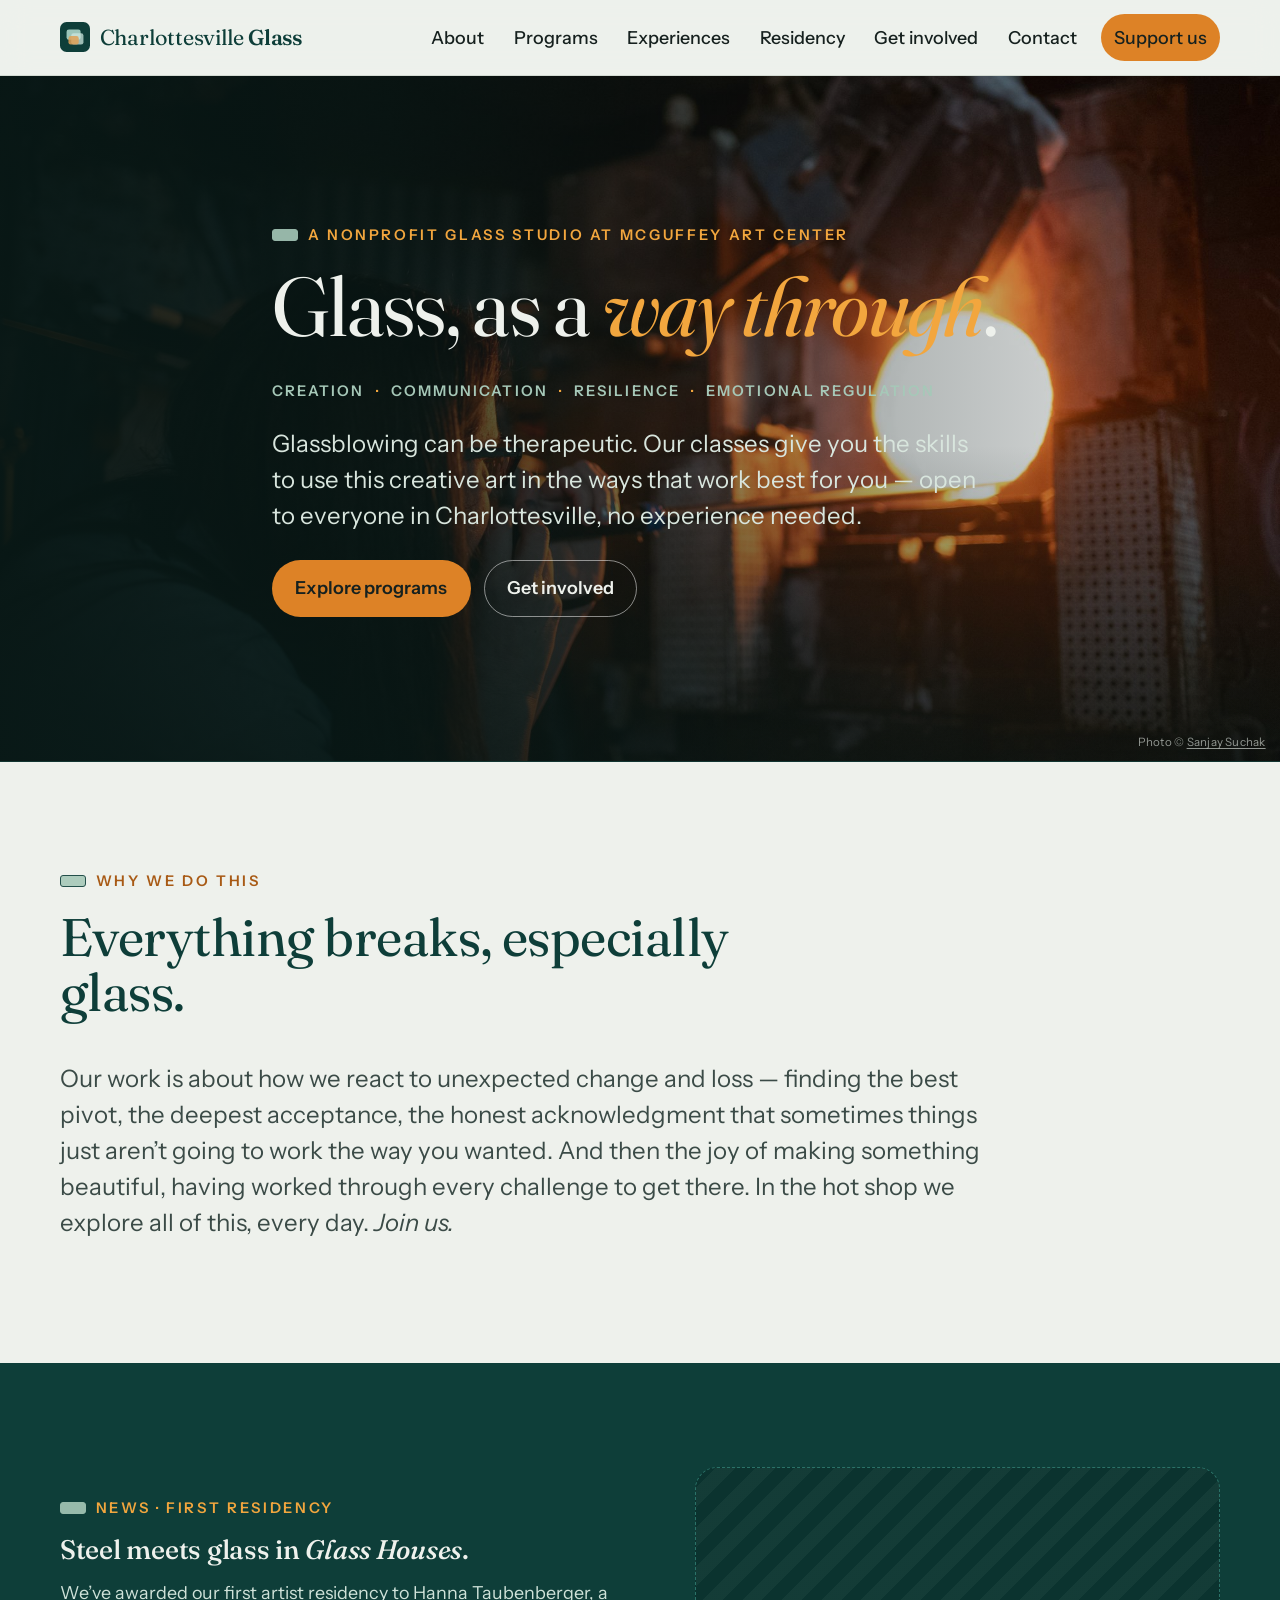
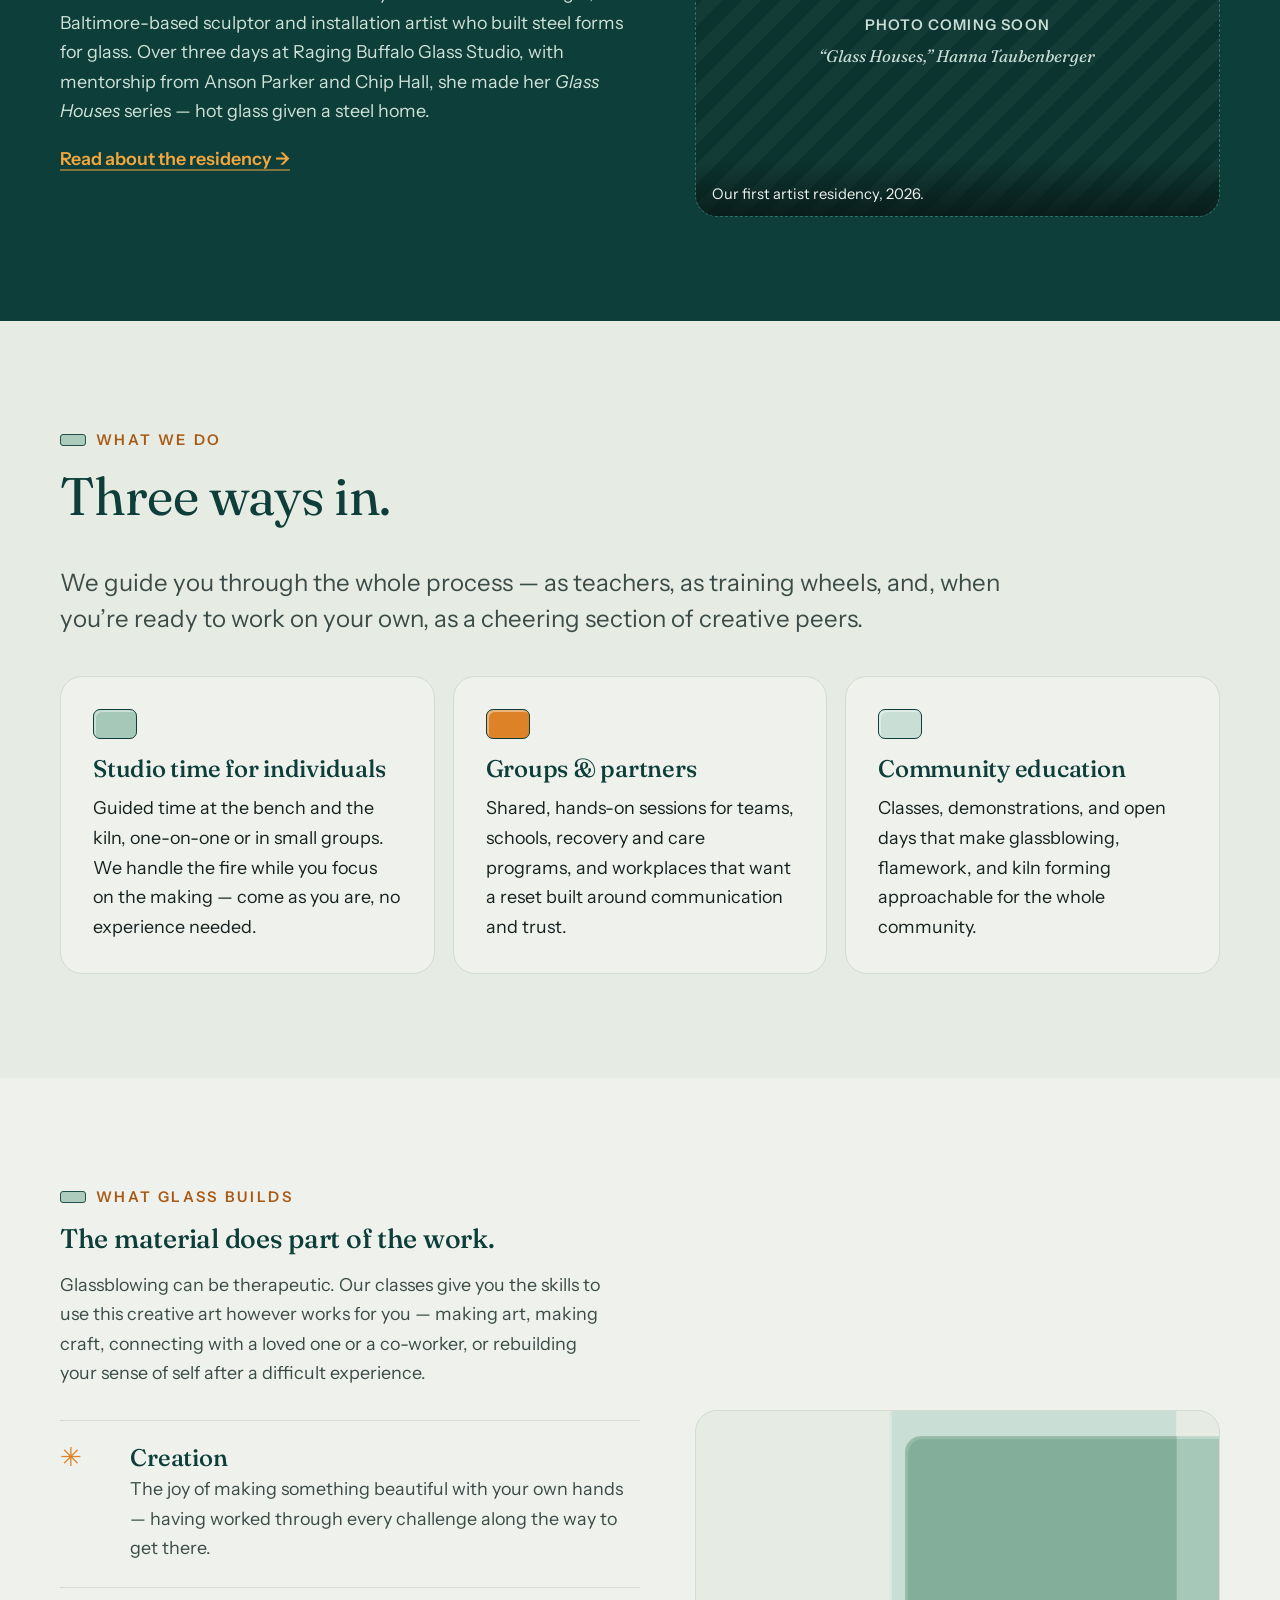
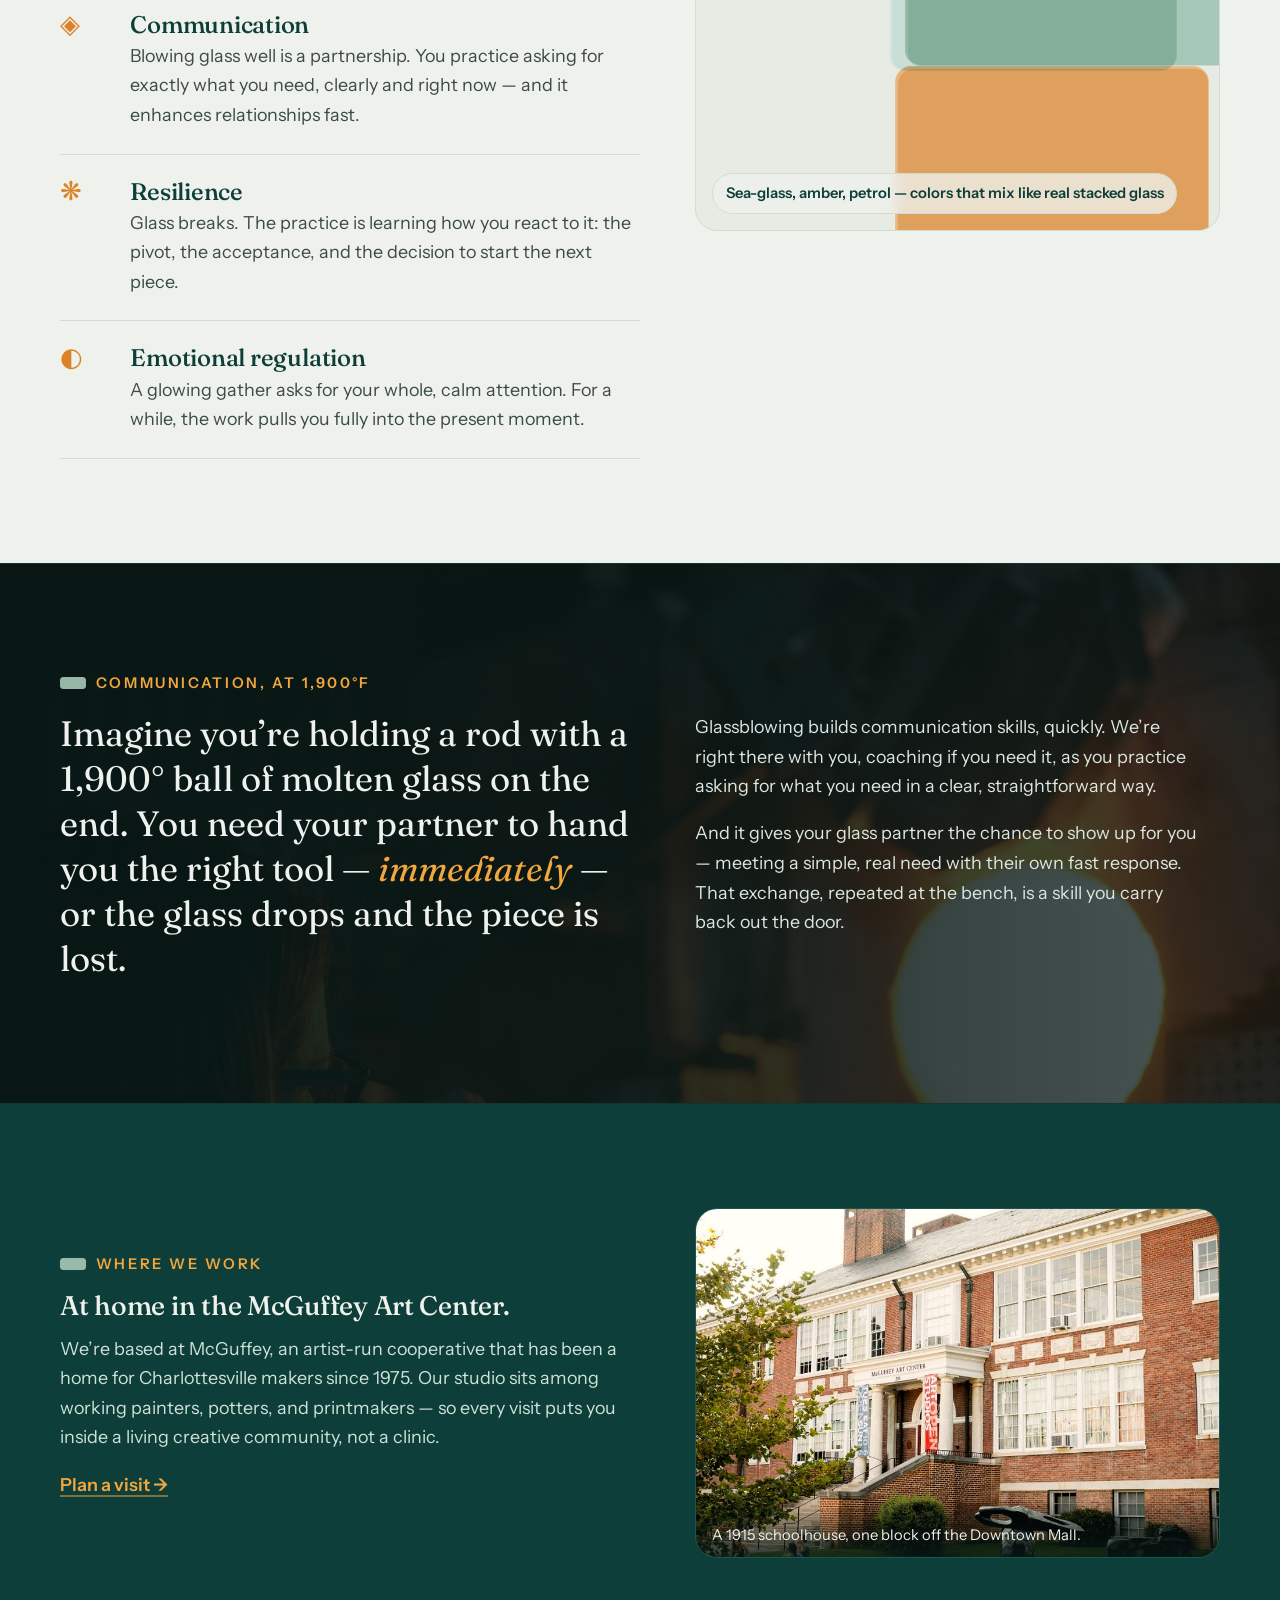
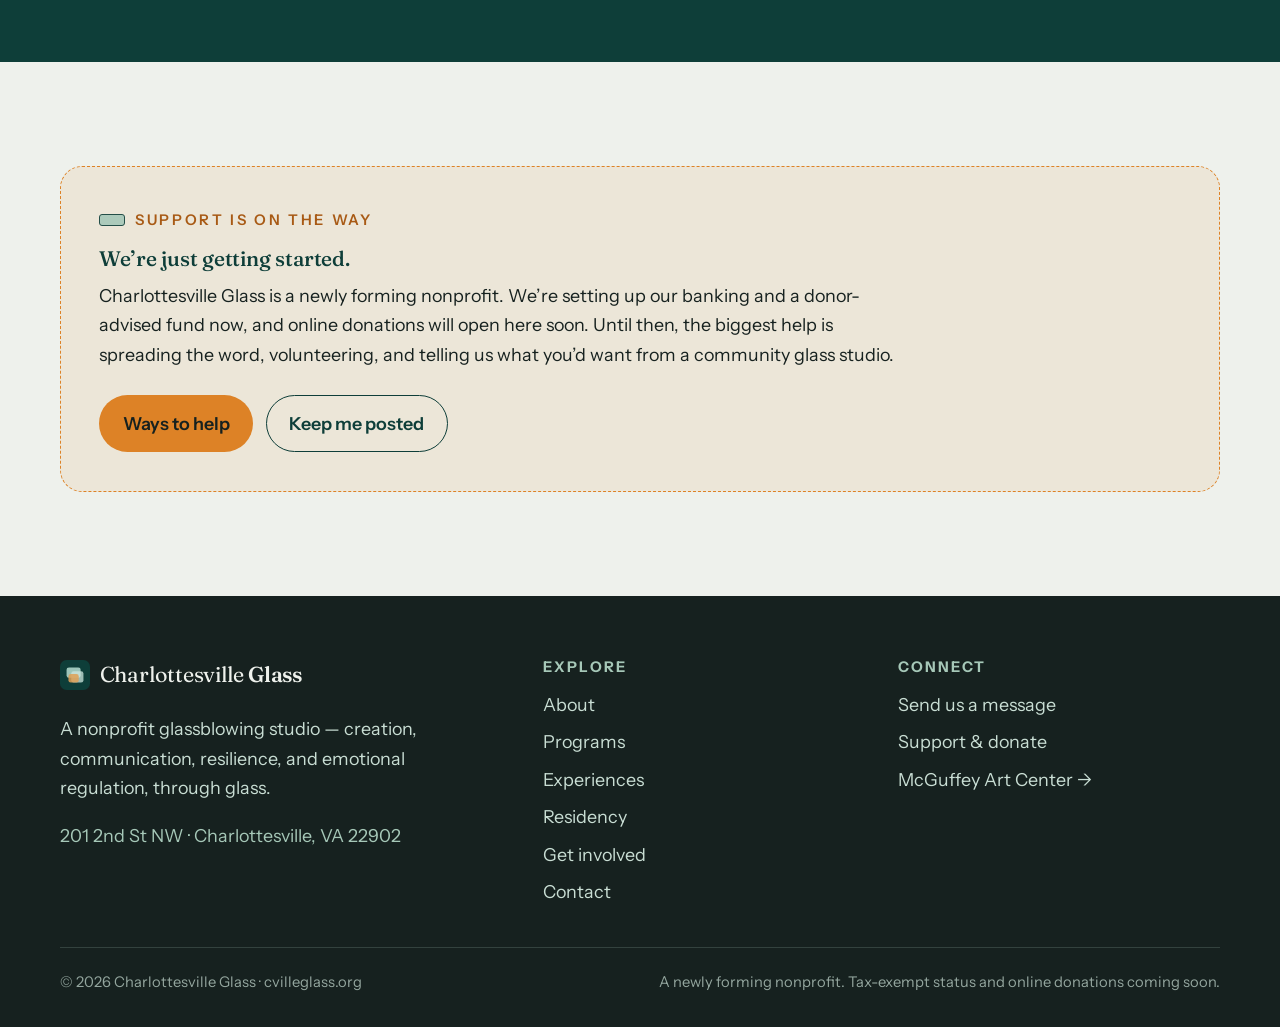
<file: public/index.html>
<!DOCTYPE html>
<html lang="en">
<head>
  <meta charset="UTF-8" />
  <meta name="viewport" content="width=device-width, initial-scale=1.0" />
  <script>document.documentElement.classList.add("js");</script>
  <title>Charlottesville Glass — creation, communication, resilience</title>
  <meta name="description" content="Charlottesville Glass is a nonprofit glassblowing studio at the McGuffey Art Center. Glassblowing can be therapeutic — our classes teach the skills to make art, build communication, and rebuild confidence. No experience needed." />
  <link rel="icon" href="assets/favicon.svg" type="image/svg+xml" />
  <link rel="canonical" href="https://cvilleglass.org/" />
  <meta property="og:type" content="website" />
  <meta property="og:title" content="Charlottesville Glass" />
  <meta property="og:description" content="A nonprofit glassblowing studio at the McGuffey Art Center. Creation, communication, resilience, emotional regulation — through glass." />
  <meta property="og:url" content="https://cvilleglass.org/" />
  <meta property="og:image" content="https://cvilleglass.org/assets/og-image.png" />
  <meta name="twitter:card" content="summary_large_image" />
  <link rel="preconnect" href="https://fonts.googleapis.com" />
  <link rel="preconnect" href="https://fonts.gstatic.com" crossorigin />
  <link href="https://fonts.googleapis.com/css2?family=Fraunces:ital,opsz,wght@0,9..144,400;0,9..144,500;1,9..144,400&family=Instrument+Sans:wght@400;500;600;700&display=swap" rel="stylesheet" />
  <link rel="stylesheet" href="assets/styles.css" />
</head>
<body>
  <a class="skip" href="#main">Skip to content</a>

  <header class="site-header">
    <nav class="wrap nav" aria-label="Primary">
      <a class="brand" href="index.html" aria-label="Charlottesville Glass — home">
        <svg class="brand-mark" viewBox="0 0 64 64" aria-hidden="true">
          <rect width="64" height="64" rx="14" fill="#0e3e39"/>
          <g style="mix-blend-mode:screen">
            <rect x="14" y="16" width="30" height="22" rx="5" fill="#a6c8b8" opacity="0.9"/>
            <rect x="24" y="24" width="26" height="24" rx="5" fill="#c9ded4" opacity="0.75"/>
            <rect x="18" y="30" width="22" height="18" rx="5" fill="#dd8226" opacity="0.85"/>
          </g>
        </svg>
        <span>Charlottesville&nbsp;<b>Glass</b></span>
      </a>
      <button class="nav-toggle" aria-expanded="false" aria-controls="nav-links">
        <svg viewBox="0 0 24 24" fill="none" stroke="currentColor" stroke-width="2" aria-hidden="true"><line x1="3" y1="6" x2="21" y2="6"/><line x1="3" y1="12" x2="21" y2="12"/><line x1="3" y1="18" x2="21" y2="18"/></svg>
        Menu
      </button>
      <ul class="nav-links" id="nav-links">
        <li><a href="about.html">About</a></li>
        <li><a href="programs.html">Programs</a></li>
        <li><a href="experiences.html">Experiences</a></li>
        <li><a href="residency/">Residency</a></li>
        <li><a href="get-involved.html">Get involved</a></li>
        <li><a href="contact.php">Contact</a></li>
        <li class="nav-cta"><a class="btn btn--amber" href="get-involved.html#support">Support us</a></li>
      </ul>
    </nav>
  </header>

  <main id="main">

    <!-- HERO -->
    <section class="hero">
      <div class="wrap hero-inner">
        <p class="eyebrow">A nonprofit glass studio at McGuffey Art Center</p>
        <h1>Glass, as a <em>way&nbsp;through</em>.</h1>
        <ul class="hero-themes">
          <li>Creation</li>
          <li>Communication</li>
          <li>Resilience</li>
          <li>Emotional regulation</li>
        </ul>
        <p class="lead">Glassblowing can be therapeutic. Our classes give you the skills to use this creative art in the ways that work best for you — open to everyone in Charlottesville, no experience needed.</p>
        <div class="btn-row">
          <a class="btn btn--amber" href="programs.html">Explore programs</a>
          <a class="btn btn--on-dark" href="get-involved.html">Get involved</a>
        </div>
      </div>
      <p class="hero-credit">Photo &copy; <a href="https://www.sanjaysuchak.com/" target="_blank" rel="noopener">Sanjay Suchak</a></p>
    </section>

    <!-- MANIFESTO -->
    <section class="band">
      <div class="wrap">
        <div class="section-head reveal">
          <p class="eyebrow">Why we do this</p>
          <h2>Everything breaks, especially glass.</h2>
        </div>
        <p class="lead measure reveal">Our work is about how we react to unexpected change and loss — finding the best pivot, the deepest acceptance, the honest acknowledgment that sometimes things just aren’t going to work the way you wanted. And then the joy of making something beautiful, having worked through every challenge to get there. In the hot shop we explore all of this, every day. <em>Join us.</em></p>
      </div>
    </section>

    <!-- NEWS: FIRST RESIDENCY -->
    <section class="band band--petrol" id="residency">
      <div class="wrap split flip">
        <figure class="photo-figure photo-figure--mcg photo-slot reveal">
          <!--
            PHOTO SLOT · a piece from "Glass Houses" (landscape, about 1200×800).
            To add it: remove the "photo-slot" class from this <figure>, delete the
            <span class="photo-slot__label">, and add
            <img src="assets/residency/glass-houses-1.jpg" width="1200" height="800" alt="…" loading="lazy" decoding="async" />
          -->
          <span class="photo-slot__label">Photo coming soon<small>“Glass Houses,” Hanna Taubenberger</small></span>
          <figcaption>Our first artist residency, 2026.</figcaption>
        </figure>
        <div class="reveal">
          <p class="eyebrow">News · First residency</p>
          <h2>Steel meets glass in <em>Glass Houses</em>.</h2>
          <p>We’ve awarded our first artist residency to Hanna Taubenberger, a Baltimore-based sculptor and installation artist who built steel forms for glass. Over three days at Raging Buffalo Glass Studio, with mentorship from Anson Parker and Chip Hall, she made her <em>Glass Houses</em> series — hot glass given a steel home.</p>
          <p><a class="tlink" href="residency/">Read about the residency &rarr;</a></p>
        </div>
      </div>
    </section>

    <!-- THREE PILLARS -->
    <section class="band band--paper2">
      <div class="wrap">
        <div class="section-head reveal">
          <p class="eyebrow">What we do</p>
          <h2>Three ways in.</h2>
        </div>
        <p class="lead measure reveal" style="margin-bottom:2.4rem;">We guide you through the whole process — as teachers, as training wheels, and, when you’re ready to work on your own, as a cheering section of creative peers.</p>
        <div class="cards">
          <article class="card reveal">
            <span class="chip" aria-hidden="true"></span>
            <h3>Studio time for individuals</h3>
            <p>Guided time at the bench and the kiln, one-on-one or in small groups. We handle the fire while you focus on the making — come as you are, no experience needed.</p>
          </article>
          <article class="card reveal">
            <span class="chip" aria-hidden="true"></span>
            <h3>Groups &amp; partners</h3>
            <p>Shared, hands-on sessions for teams, schools, recovery and care programs, and workplaces that want a reset built around communication and trust.</p>
          </article>
          <article class="card reveal">
            <span class="chip" aria-hidden="true"></span>
            <h3>Community education</h3>
            <p>Classes, demonstrations, and open days that make glassblowing, flamework, and kiln forming approachable for the whole community.</p>
          </article>
        </div>
      </div>
    </section>

    <!-- WHAT GLASS BUILDS -->
    <section class="band">
      <div class="wrap split">
        <div class="reveal">
          <p class="eyebrow">What glass builds</p>
          <h2 class="section-head" style="margin-bottom:1rem;">The material does part of the work.</h2>
          <p style="max-width:46ch;margin-bottom:2rem;color:var(--ink-soft);">Glassblowing can be therapeutic. Our classes give you the skills to use this creative art however works for you — making art, making craft, connecting with a loved one or a co-worker, or rebuilding your sense of self after a difficult experience.</p>
          <div class="reasons">
            <div class="reason">
              <span class="glyph" aria-hidden="true">✳</span>
              <div>
                <h3>Creation</h3>
                <p>The joy of making something beautiful with your own hands — having worked through every challenge along the way to get there.</p>
              </div>
            </div>
            <div class="reason">
              <span class="glyph" aria-hidden="true">◈</span>
              <div>
                <h3>Communication</h3>
                <p>Blowing glass well is a partnership. You practice asking for exactly what you need, clearly and right now — and it enhances relationships fast.</p>
              </div>
            </div>
            <div class="reason">
              <span class="glyph" aria-hidden="true">❋</span>
              <div>
                <h3>Resilience</h3>
                <p>Glass breaks. The practice is learning how you react to it: the pivot, the acceptance, and the decision to start the next piece.</p>
              </div>
            </div>
            <div class="reason">
              <span class="glyph" aria-hidden="true">◐</span>
              <div>
                <h3>Emotional regulation</h3>
                <p>A glowing gather asks for your whole, calm attention. For a while, the work pulls you fully into the present moment.</p>
              </div>
            </div>
          </div>
        </div>
        <div class="glass-figure reveal" aria-hidden="true">
          <div class="panes">
            <span class="pane p1" style="right:-10%;top:6%;width:70%;height:55%;"></span>
            <span class="pane p2" style="right:8%;top:-8%;width:55%;height:70%;"></span>
            <span class="pane p3" style="right:2%;bottom:-6%;width:60%;height:45%;opacity:.72;"></span>
          </div>
          <span class="fig-label">Sea-glass, amber, petrol — colors that mix like real stacked glass</span>
        </div>
      </div>
    </section>

    <!-- COMMUNICATION STORY -->
    <section class="band band--photo">
      <div class="wrap split">
        <div class="reveal">
          <p class="eyebrow">Communication, at 1,900°F</p>
          <p class="pull">Imagine you’re holding a rod with a 1,900° ball of molten glass on the end. You need your partner to hand you the right tool — <em>immediately</em> — or the glass drops and the piece is lost.</p>
        </div>
        <div class="reveal">
          <p style="max-width:42ch;">Glassblowing builds communication skills, quickly. We’re right there with you, coaching if you need it, as you practice asking for what you need in a clear, straightforward way.</p>
          <p style="max-width:42ch;">And it gives your glass partner the chance to show up for you — meeting a simple, real need with their own fast response. That exchange, repeated at the bench, is a skill you carry back out the door.</p>
        </div>
      </div>
    </section>

    <!-- MCGUFFEY -->
    <section class="band band--petrol">
      <div class="wrap split flip">
        <figure class="photo-figure photo-figure--mcg reveal">
          <img src="assets/mcguffey.jpg" width="900" height="900"
               alt="The McGuffey Art Center — a two-story brick 1915 schoolhouse with a columned entrance, sculptures and people on the front lawn." loading="lazy" decoding="async" />
          <figcaption>A 1915 schoolhouse, one block off the Downtown Mall.</figcaption>
        </figure>
        <div class="reveal">
          <p class="eyebrow">Where we work</p>
          <h2>At home in the McGuffey Art Center.</h2>
          <p>We’re based at McGuffey, an artist-run cooperative that has been a home for Charlottesville makers since 1975. Our studio sits among working painters, potters, and printmakers — so every visit puts you inside a living creative community, not a clinic.</p>
          <p><a class="tlink" href="contact.php">Plan a visit &rarr;</a></p>
        </div>
      </div>
    </section>

    <!-- GET INVOLVED -->
    <section class="band" id="support">
      <div class="wrap">
        <div class="notice reveal">
          <p class="eyebrow">Support is on the way</p>
          <h3>We’re just getting started.</h3>
          <p>Charlottesville Glass is a newly forming nonprofit. We’re setting up our banking and a donor-advised fund now, and online donations will open here soon. Until then, the biggest help is spreading the word, volunteering, and telling us what you’d want from a community glass studio.</p>
          <div class="btn-row">
            <a class="btn btn--amber" href="get-involved.html">Ways to help</a>
            <a class="btn btn--ghost" href="contact.php?subject=Keep%20me%20posted%20on%20Charlottesville%20Glass">Keep me posted</a>
          </div>
        </div>
      </div>
    </section>

  </main>

  <footer class="site-footer">
    <div class="wrap footer-grid">
      <div>
        <a class="brand" href="index.html" aria-label="Charlottesville Glass — home">
          <svg class="brand-mark" viewBox="0 0 64 64" aria-hidden="true">
            <rect width="64" height="64" rx="14" fill="#0e3e39"/>
            <g style="mix-blend-mode:screen">
              <rect x="14" y="16" width="30" height="22" rx="5" fill="#a6c8b8" opacity="0.9"/>
              <rect x="24" y="24" width="26" height="24" rx="5" fill="#c9ded4" opacity="0.75"/>
              <rect x="18" y="30" width="22" height="18" rx="5" fill="#dd8226" opacity="0.85"/>
            </g>
          </svg>
          <span>Charlottesville&nbsp;<b>Glass</b></span>
        </a>
        <p style="margin-top:1rem;max-width:34ch;color:#c9ded4;">A nonprofit glassblowing studio — creation, communication, resilience, and emotional regulation, through glass.</p>
        <p style="color:#a6c8b8;">201 2nd St NW · Charlottesville, VA 22902</p>
      </div>
      <div>
        <h4>Explore</h4>
        <ul class="footer-links">
          <li><a href="about.html">About</a></li>
          <li><a href="programs.html">Programs</a></li>
          <li><a href="experiences.html">Experiences</a></li>
          <li><a href="residency/">Residency</a></li>
          <li><a href="get-involved.html">Get involved</a></li>
          <li><a href="contact.php">Contact</a></li>
        </ul>
      </div>
      <div>
        <h4>Connect</h4>
        <ul class="footer-links">
          <li><a href="contact.php">Send us a message</a></li>
          <li><a href="get-involved.html#support">Support &amp; donate</a></li>
          <li><a href="https://www.mcguffeyartcenter.com" target="_blank" rel="noopener">McGuffey Art Center &rarr;</a></li>
        </ul>
      </div>
    </div>
    <div class="wrap footer-note">
      <p>&copy; <span id="year">2026</span> Charlottesville Glass · cvilleglass.org</p>
      <p>A newly forming nonprofit. Tax-exempt status and online donations coming soon.</p>
    </div>
  </footer>

  <script src="assets/main.js"></script>
</body>
</html>
</file>
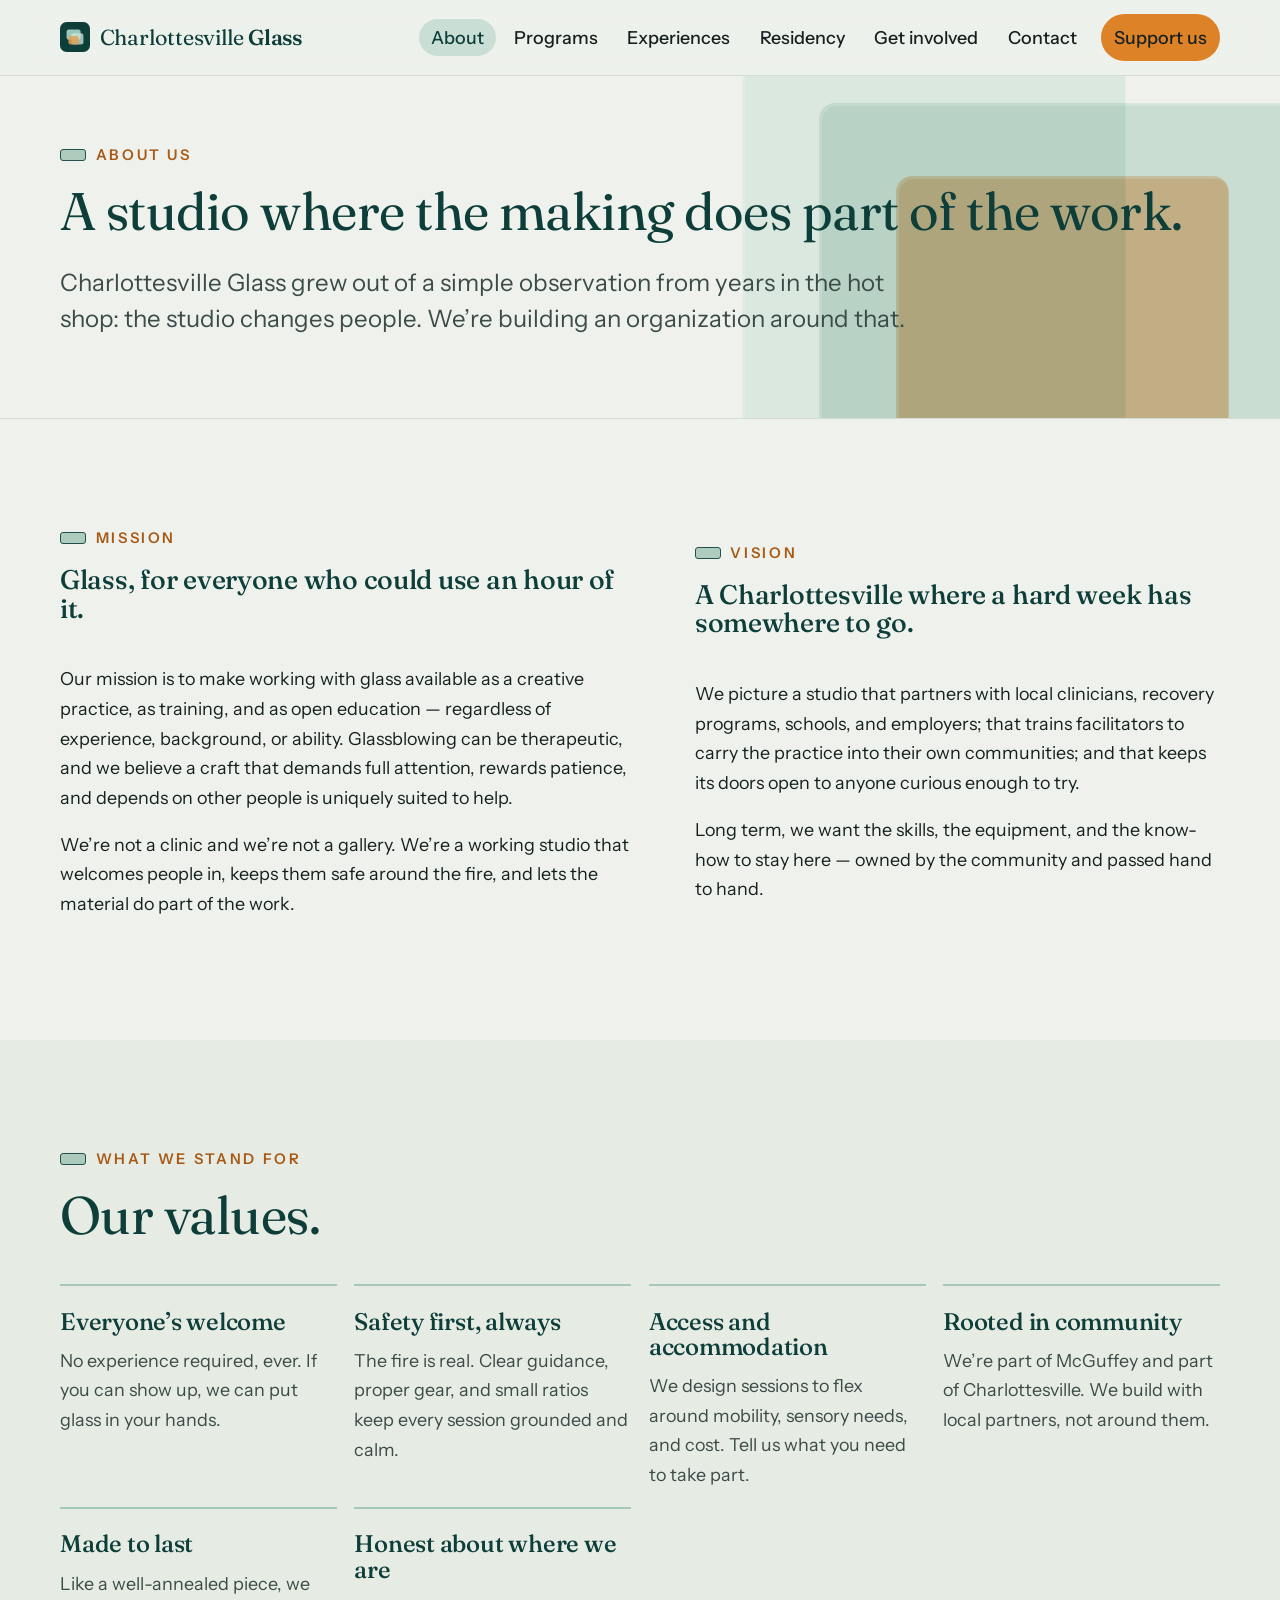
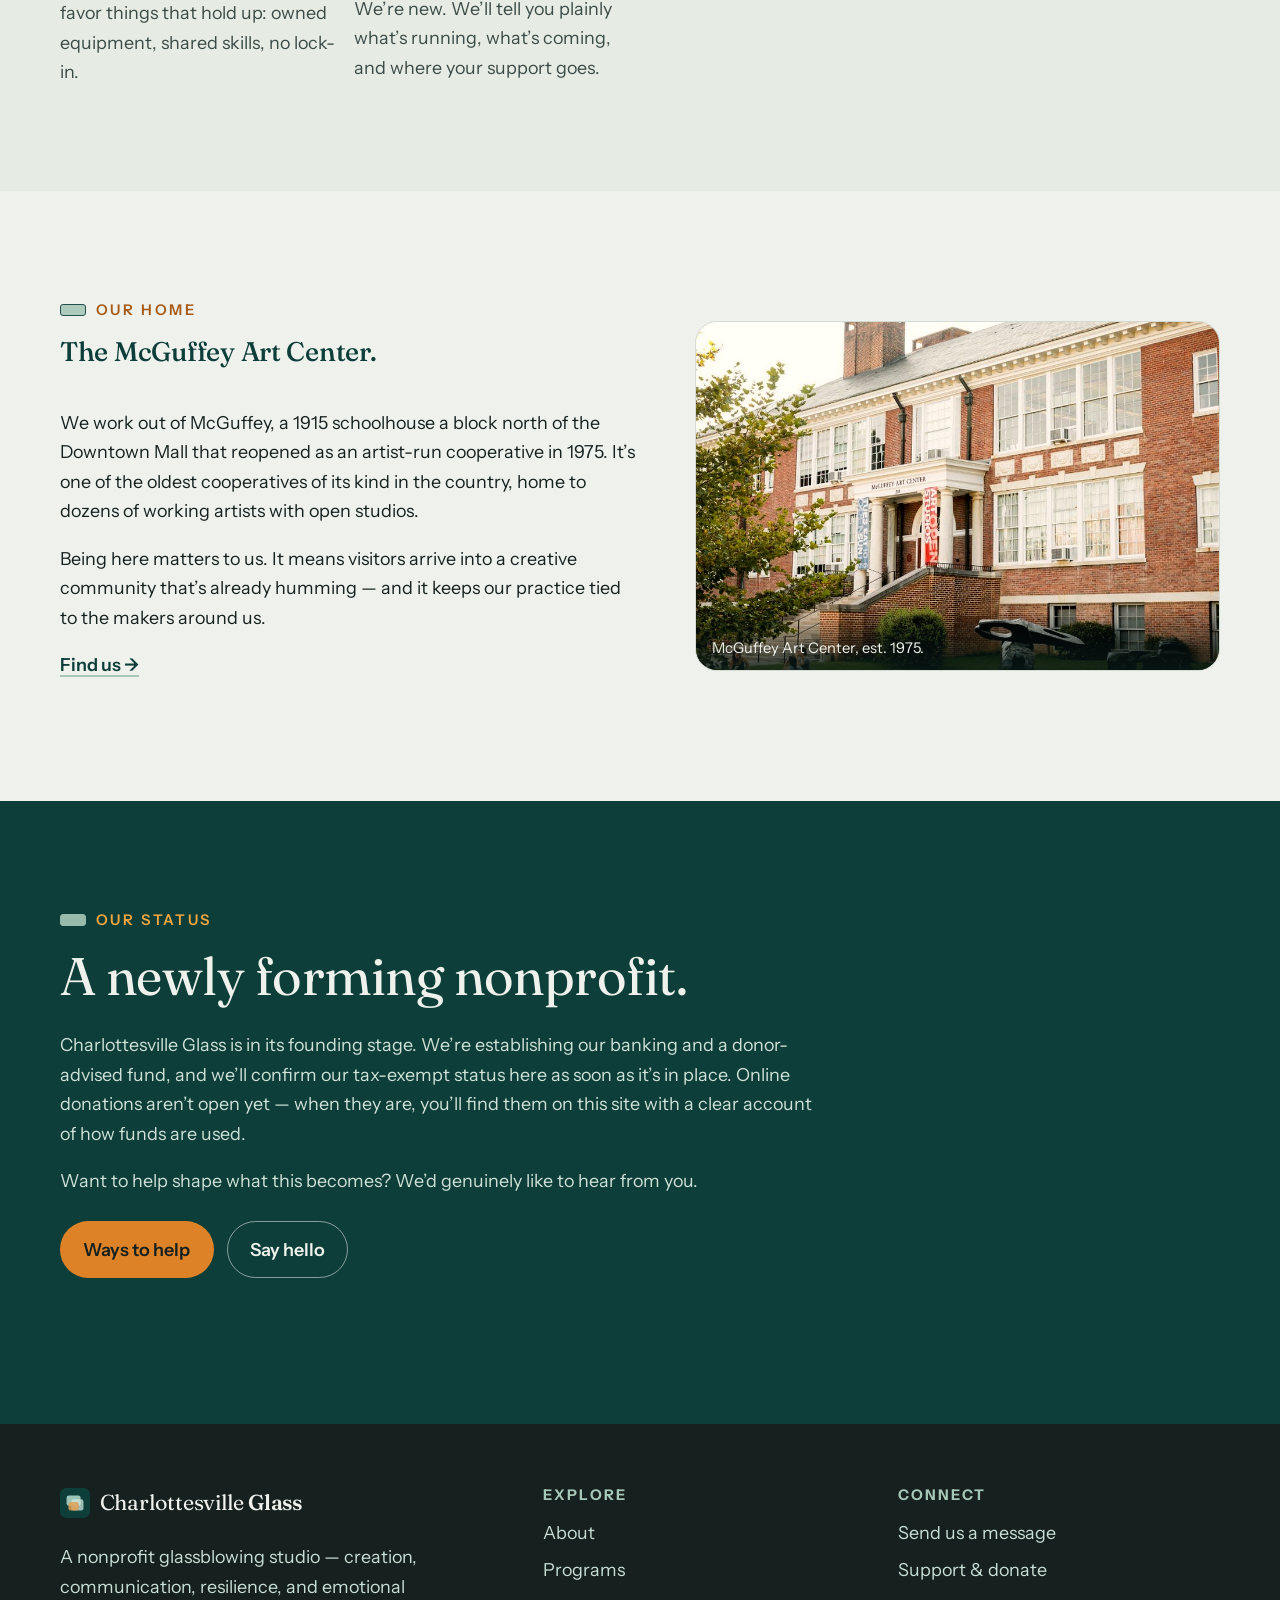
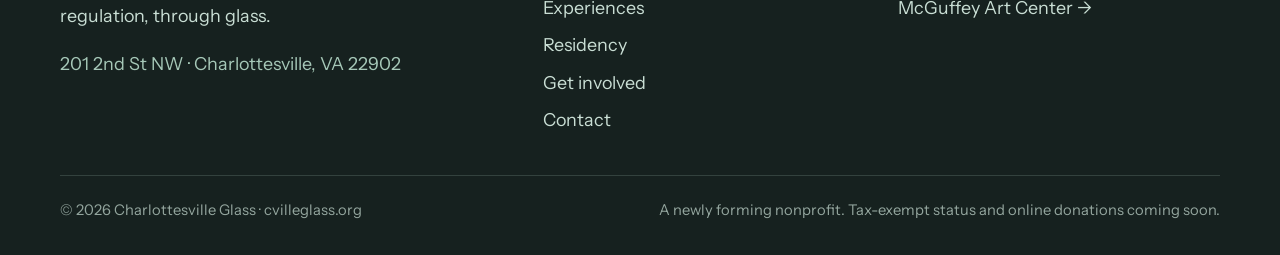
<file: public/about.html>
<!DOCTYPE html>
<html lang="en">
<head>
  <meta charset="UTF-8" />
  <meta name="viewport" content="width=device-width, initial-scale=1.0" />
  <script>document.documentElement.classList.add("js");</script>
  <title>About — Charlottesville Glass</title>
  <meta name="description" content="Charlottesville Glass is a newly forming nonprofit at the McGuffey Art Center. Our mission, values, and why glassblowing can be therapeutic — creation, communication, resilience, and emotional regulation." />
  <link rel="icon" href="assets/favicon.svg" type="image/svg+xml" />
  <link rel="canonical" href="https://cvilleglass.org/about.html" />
  <meta property="og:type" content="website" />
  <meta property="og:title" content="About — Charlottesville Glass" />
  <meta property="og:description" content="A nonprofit glassblowing studio at the McGuffey Art Center: creation, communication, resilience, emotional regulation." />
  <meta property="og:url" content="https://cvilleglass.org/about.html" />
  <meta property="og:image" content="https://cvilleglass.org/assets/og-image.png" />
  <meta name="twitter:card" content="summary_large_image" />
  <link rel="preconnect" href="https://fonts.googleapis.com" />
  <link rel="preconnect" href="https://fonts.gstatic.com" crossorigin />
  <link href="https://fonts.googleapis.com/css2?family=Fraunces:ital,opsz,wght@0,9..144,400;0,9..144,500;1,9..144,400&family=Instrument+Sans:wght@400;500;600;700&display=swap" rel="stylesheet" />
  <link rel="stylesheet" href="assets/styles.css" />
</head>
<body>
  <a class="skip" href="#main">Skip to content</a>

  <header class="site-header">
    <nav class="wrap nav" aria-label="Primary">
      <a class="brand" href="index.html" aria-label="Charlottesville Glass — home">
        <svg class="brand-mark" viewBox="0 0 64 64" aria-hidden="true">
          <rect width="64" height="64" rx="14" fill="#0e3e39"/>
          <g style="mix-blend-mode:screen">
            <rect x="14" y="16" width="30" height="22" rx="5" fill="#a6c8b8" opacity="0.9"/>
            <rect x="24" y="24" width="26" height="24" rx="5" fill="#c9ded4" opacity="0.75"/>
            <rect x="18" y="30" width="22" height="18" rx="5" fill="#dd8226" opacity="0.85"/>
          </g>
        </svg>
        <span>Charlottesville&nbsp;<b>Glass</b></span>
      </a>
      <button class="nav-toggle" aria-expanded="false" aria-controls="nav-links">
        <svg viewBox="0 0 24 24" fill="none" stroke="currentColor" stroke-width="2" aria-hidden="true"><line x1="3" y1="6" x2="21" y2="6"/><line x1="3" y1="12" x2="21" y2="12"/><line x1="3" y1="18" x2="21" y2="18"/></svg>
        Menu
      </button>
      <ul class="nav-links" id="nav-links">
        <li><a href="about.html" aria-current="page">About</a></li>
        <li><a href="programs.html">Programs</a></li>
        <li><a href="experiences.html">Experiences</a></li>
        <li><a href="residency/">Residency</a></li>
        <li><a href="get-involved.html">Get involved</a></li>
        <li><a href="contact.php">Contact</a></li>
        <li class="nav-cta"><a class="btn btn--amber" href="get-involved.html#support">Support us</a></li>
      </ul>
    </nav>
  </header>

  <main id="main">

    <section class="page-hero band--tight">
      <div class="panes" aria-hidden="true">
        <span class="pane p1"></span>
        <span class="pane p2"></span>
        <span class="pane p3"></span>
      </div>
      <div class="wrap">
        <p class="eyebrow">About us</p>
        <h1>A studio where the making does part of the work.</h1>
        <p class="lead">Charlottesville Glass grew out of a simple observation from years in the hot shop: the studio changes people. We’re building an organization around that.</p>
      </div>
    </section>

    <section class="band">
      <div class="wrap split">
        <div class="reveal">
          <p class="eyebrow">Mission</p>
          <h2 class="section-head">Glass, for everyone who could use an hour of it.</h2>
          <p>Our mission is to make working with glass available as a creative practice, as training, and as open education — regardless of experience, background, or ability. Glassblowing can be therapeutic, and we believe a craft that demands full attention, rewards patience, and depends on other people is uniquely suited to help.</p>
          <p>We’re not a clinic and we’re not a gallery. We’re a working studio that welcomes people in, keeps them safe around the fire, and lets the material do part of the work.</p>
        </div>
        <div class="reveal">
          <p class="eyebrow">Vision</p>
          <h2 class="section-head">A Charlottesville where a hard week has somewhere to go.</h2>
          <p>We picture a studio that partners with local clinicians, recovery programs, schools, and employers; that trains facilitators to carry the practice into their own communities; and that keeps its doors open to anyone curious enough to try.</p>
          <p>Long term, we want the skills, the equipment, and the know-how to stay here — owned by the community and passed hand to hand.</p>
        </div>
      </div>
    </section>

    <section class="band band--paper2">
      <div class="wrap">
        <div class="section-head reveal">
          <p class="eyebrow">What we stand for</p>
          <h2>Our values.</h2>
        </div>
        <div class="values">
          <div class="value reveal">
            <h3>Everyone’s welcome</h3>
            <p>No experience required, ever. If you can show up, we can put glass in your hands.</p>
          </div>
          <div class="value reveal">
            <h3>Safety first, always</h3>
            <p>The fire is real. Clear guidance, proper gear, and small ratios keep every session grounded and calm.</p>
          </div>
          <div class="value reveal">
            <h3>Access and accommodation</h3>
            <p>We design sessions to flex around mobility, sensory needs, and cost. Tell us what you need to take part.</p>
          </div>
          <div class="value reveal">
            <h3>Rooted in community</h3>
            <p>We’re part of McGuffey and part of Charlottesville. We build with local partners, not around them.</p>
          </div>
          <div class="value reveal">
            <h3>Made to last</h3>
            <p>Like a well-annealed piece, we favor things that hold up: owned equipment, shared skills, no lock-in.</p>
          </div>
          <div class="value reveal">
            <h3>Honest about where we are</h3>
            <p>We’re new. We’ll tell you plainly what’s running, what’s coming, and where your support goes.</p>
          </div>
        </div>
      </div>
    </section>

    <section class="band">
      <div class="wrap split flip">
        <figure class="photo-figure photo-figure--mcg reveal">
          <img src="assets/mcguffey.jpg" width="900" height="900"
               alt="The McGuffey Art Center — a two-story brick 1915 schoolhouse with a columned entrance, sculptures and people on the front lawn." loading="lazy" decoding="async" />
          <figcaption>McGuffey Art Center, est. 1975.</figcaption>
        </figure>
        <div class="reveal">
          <p class="eyebrow">Our home</p>
          <h2 class="section-head">The McGuffey Art Center.</h2>
          <p>We work out of McGuffey, a 1915 schoolhouse a block north of the Downtown Mall that reopened as an artist-run cooperative in 1975. It’s one of the oldest cooperatives of its kind in the country, home to dozens of working artists with open studios.</p>
          <p>Being here matters to us. It means visitors arrive into a creative community that’s already humming — and it keeps our practice tied to the makers around us.</p>
          <p><a class="tlink" href="contact.php">Find us &rarr;</a></p>
        </div>
      </div>
    </section>

    <section class="band band--petrol">
      <div class="wrap">
        <div class="section-head reveal" style="max-width:64ch;">
          <p class="eyebrow">Our status</p>
          <h2>A newly forming nonprofit.</h2>
          <p>Charlottesville Glass is in its founding stage. We’re establishing our banking and a donor-advised fund, and we’ll confirm our tax-exempt status here as soon as it’s in place. Online donations aren’t open yet — when they are, you’ll find them on this site with a clear account of how funds are used.</p>
          <p>Want to help shape what this becomes? We’d genuinely like to hear from you.</p>
          <div class="btn-row">
            <a class="btn btn--amber" href="get-involved.html">Ways to help</a>
            <a class="btn btn--on-dark" href="contact.php?subject=Hello%20from%20a%20supporter">Say hello</a>
          </div>
        </div>
      </div>
    </section>

  </main>

  <footer class="site-footer">
    <div class="wrap footer-grid">
      <div>
        <a class="brand" href="index.html" aria-label="Charlottesville Glass — home">
          <svg class="brand-mark" viewBox="0 0 64 64" aria-hidden="true">
            <rect width="64" height="64" rx="14" fill="#0e3e39"/>
            <g style="mix-blend-mode:screen">
              <rect x="14" y="16" width="30" height="22" rx="5" fill="#a6c8b8" opacity="0.9"/>
              <rect x="24" y="24" width="26" height="24" rx="5" fill="#c9ded4" opacity="0.75"/>
              <rect x="18" y="30" width="22" height="18" rx="5" fill="#dd8226" opacity="0.85"/>
            </g>
          </svg>
          <span>Charlottesville&nbsp;<b>Glass</b></span>
        </a>
        <p style="margin-top:1rem;max-width:34ch;color:#c9ded4;">A nonprofit glassblowing studio — creation, communication, resilience, and emotional regulation, through glass.</p>
        <p style="color:#a6c8b8;">201 2nd St NW · Charlottesville, VA 22902</p>
      </div>
      <div>
        <h4>Explore</h4>
        <ul class="footer-links">
          <li><a href="about.html">About</a></li>
          <li><a href="programs.html">Programs</a></li>
          <li><a href="experiences.html">Experiences</a></li>
          <li><a href="residency/">Residency</a></li>
          <li><a href="get-involved.html">Get involved</a></li>
          <li><a href="contact.php">Contact</a></li>
        </ul>
      </div>
      <div>
        <h4>Connect</h4>
        <ul class="footer-links">
          <li><a href="contact.php">Send us a message</a></li>
          <li><a href="get-involved.html#support">Support &amp; donate</a></li>
          <li><a href="https://www.mcguffeyartcenter.com" target="_blank" rel="noopener">McGuffey Art Center &rarr;</a></li>
        </ul>
      </div>
    </div>
    <div class="wrap footer-note">
      <p>&copy; <span id="year">2026</span> Charlottesville Glass · cvilleglass.org</p>
      <p>A newly forming nonprofit. Tax-exempt status and online donations coming soon.</p>
    </div>
  </footer>

  <script src="assets/main.js"></script>
</body>
</html>
</file>
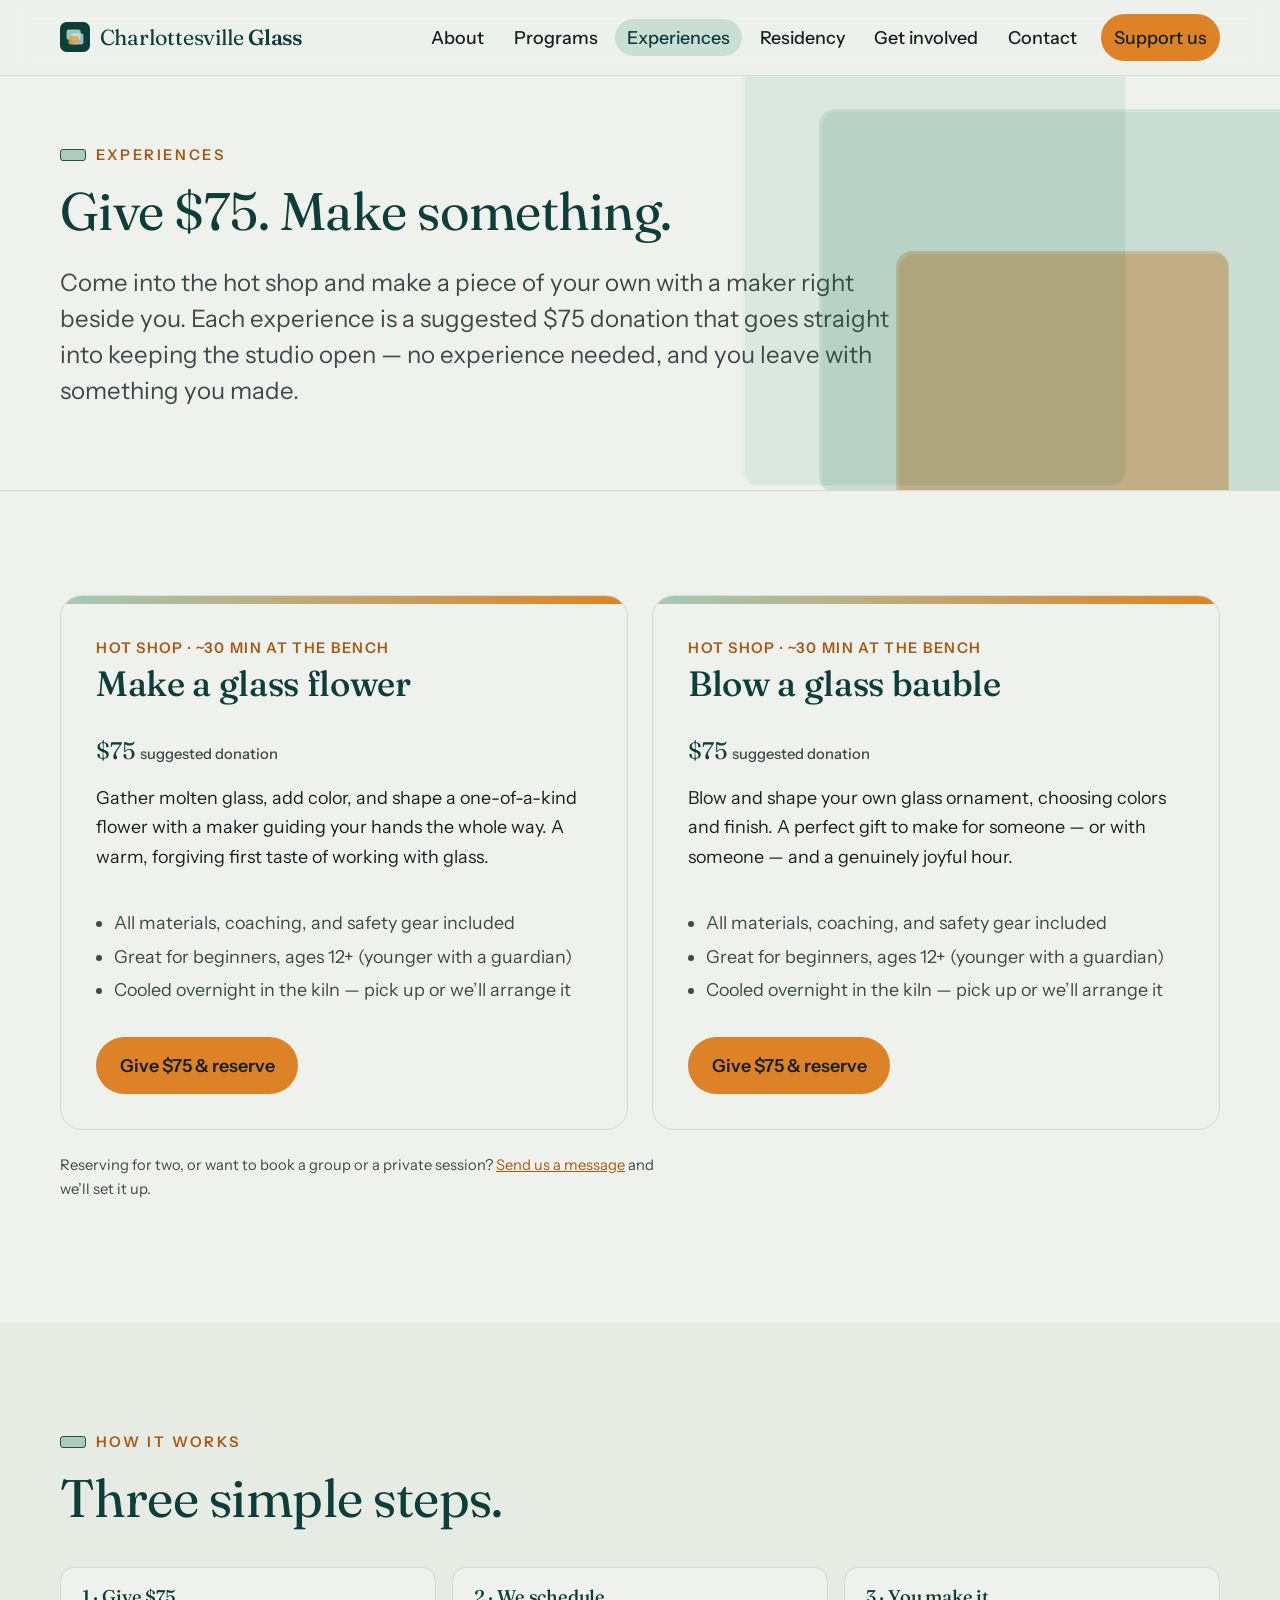
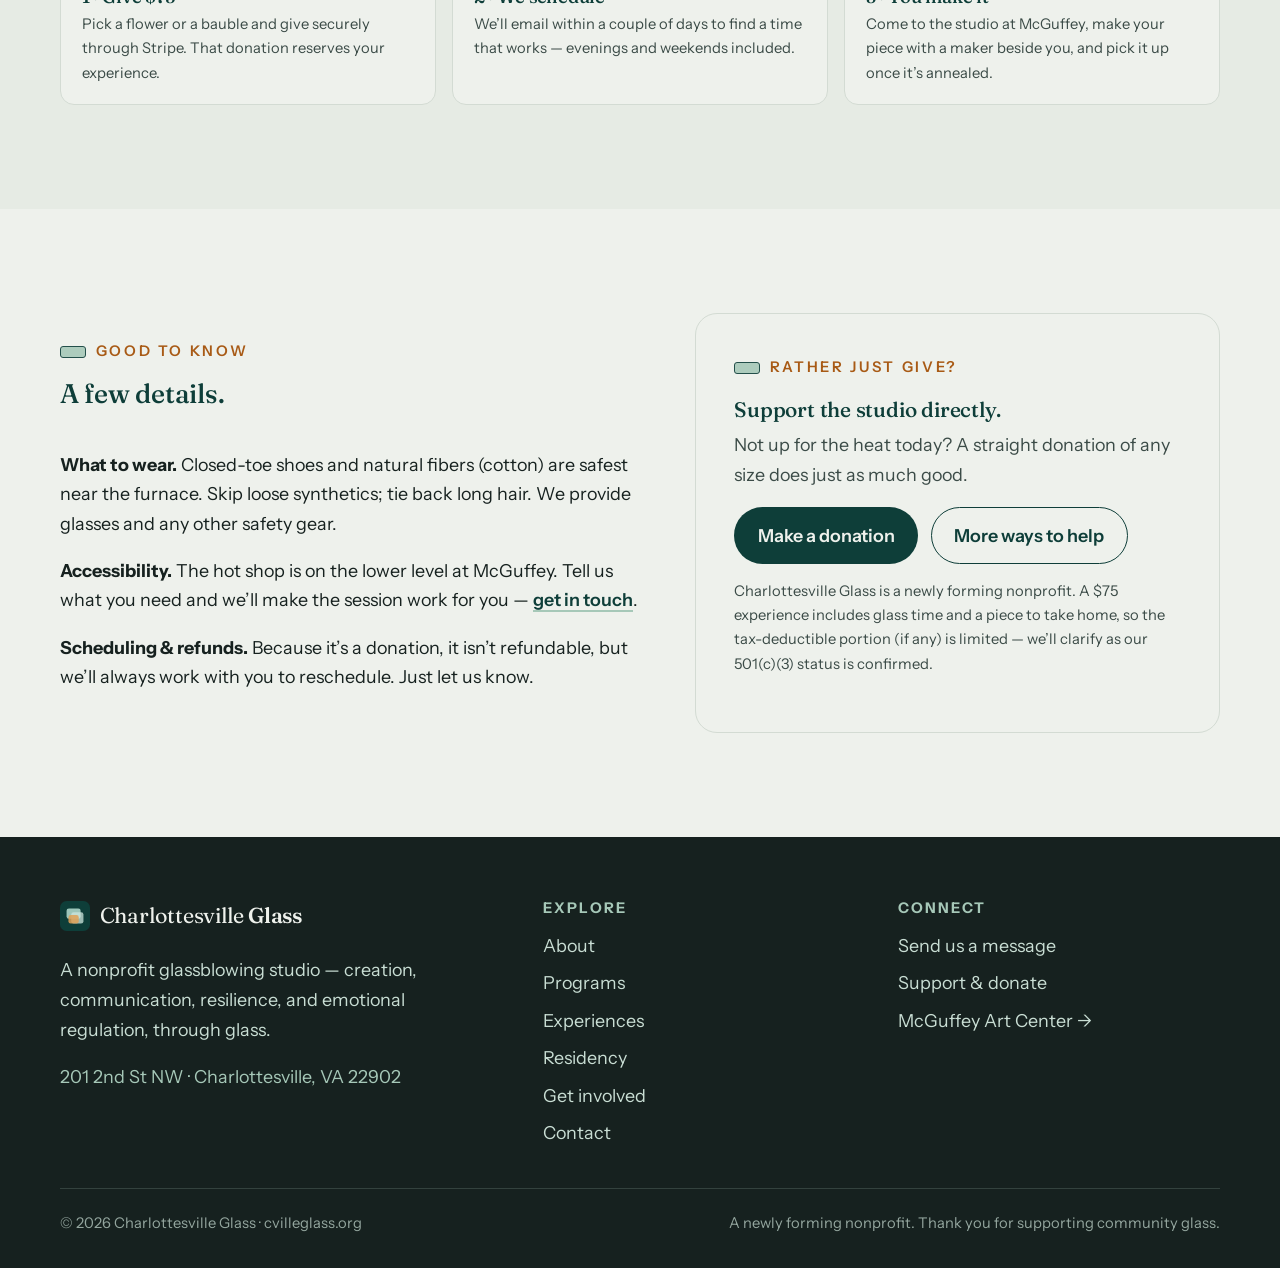
<file: public/experiences.html>
<!DOCTYPE html>
<html lang="en">
<head>
  <meta charset="UTF-8" />
  <meta name="viewport" content="width=device-width, initial-scale=1.0" />
  <script>document.documentElement.classList.add("js");</script>
  <title>Experiences — make a glass flower or bauble · Charlottesville Glass</title>
  <meta name="description" content="Give a suggested $75 donation and make something in the hot shop: sculpt a glass flower or blow a glass bauble at Charlottesville Glass, in the McGuffey Art Center. All experience levels." />
  <link rel="icon" href="assets/favicon.svg" type="image/svg+xml" />
  <link rel="canonical" href="https://cvilleglass.org/experiences.html" />
  <meta property="og:type" content="website" />
  <meta property="og:title" content="Experiences — make a glass flower or bauble" />
  <meta property="og:description" content="Give $75 and make something in the hot shop — a glass flower or a blown bauble. All experience levels welcome." />
  <meta property="og:url" content="https://cvilleglass.org/experiences.html" />
  <meta property="og:image" content="https://cvilleglass.org/assets/og-image.png" />
  <meta name="twitter:card" content="summary_large_image" />
  <link rel="preconnect" href="https://fonts.googleapis.com" />
  <link rel="preconnect" href="https://fonts.gstatic.com" crossorigin />
  <link href="https://fonts.googleapis.com/css2?family=Fraunces:ital,opsz,wght@0,9..144,400;0,9..144,500;1,9..144,400&family=Instrument+Sans:wght@400;500;600;700&display=swap" rel="stylesheet" />
  <link rel="stylesheet" href="assets/styles.css" />
</head>
<body>
  <a class="skip" href="#main">Skip to content</a>

  <header class="site-header">
    <nav class="wrap nav" aria-label="Primary">
      <a class="brand" href="index.html" aria-label="Charlottesville Glass — home">
        <svg class="brand-mark" viewBox="0 0 64 64" aria-hidden="true">
          <rect width="64" height="64" rx="14" fill="#0e3e39"/>
          <g style="mix-blend-mode:screen">
            <rect x="14" y="16" width="30" height="22" rx="5" fill="#a6c8b8" opacity="0.9"/>
            <rect x="24" y="24" width="26" height="24" rx="5" fill="#c9ded4" opacity="0.75"/>
            <rect x="18" y="30" width="22" height="18" rx="5" fill="#dd8226" opacity="0.85"/>
          </g>
        </svg>
        <span>Charlottesville&nbsp;<b>Glass</b></span>
      </a>
      <button class="nav-toggle" aria-expanded="false" aria-controls="nav-links">
        <svg viewBox="0 0 24 24" fill="none" stroke="currentColor" stroke-width="2" aria-hidden="true"><line x1="3" y1="6" x2="21" y2="6"/><line x1="3" y1="12" x2="21" y2="12"/><line x1="3" y1="18" x2="21" y2="18"/></svg>
        Menu
      </button>
      <ul class="nav-links" id="nav-links">
        <li><a href="about.html">About</a></li>
        <li><a href="programs.html">Programs</a></li>
        <li><a href="experiences.html" aria-current="page">Experiences</a></li>
        <li><a href="residency/">Residency</a></li>
        <li><a href="get-involved.html">Get involved</a></li>
        <li><a href="contact.php">Contact</a></li>
        <li class="nav-cta"><a class="btn btn--amber" href="get-involved.html#support">Support us</a></li>
      </ul>
    </nav>
  </header>

  <main id="main">

    <section class="page-hero band--tight">
      <div class="panes" aria-hidden="true">
        <span class="pane p1"></span>
        <span class="pane p2"></span>
        <span class="pane p3"></span>
      </div>
      <div class="wrap">
        <p class="eyebrow">Experiences</p>
        <h1>Give&nbsp;$75. Make something.</h1>
        <p class="lead">Come into the hot shop and make a piece of your own with a maker right beside you. Each experience is a suggested $75 donation that goes straight into keeping the studio open — no experience needed, and you leave with something you made.</p>
      </div>
    </section>

    <!-- THE TWO EXPERIENCES -->
    <section class="band">
      <div class="wrap">
        <div class="exp-grid">

          <article class="exp-card reveal">
            <div class="exp-top" aria-hidden="true"></div>
            <div class="exp-body">
              <span class="exp-tag">Hot shop · ~30 min at the bench</span>
              <h3>Make a glass flower</h3>
              <p class="exp-price">$75 <small>suggested donation</small></p>
              <p>Gather molten glass, add color, and shape a one-of-a-kind flower with a maker guiding your hands the whole way. A warm, forgiving first taste of working with glass.</p>
              <ul class="exp-list">
                <li>All materials, coaching, and safety gear included</li>
                <li>Great for beginners, ages 12+ (younger with a guardian)</li>
                <li>Cooled overnight in the kiln — pick up or we’ll arrange it</li>
              </ul>
              <div class="btn-row">
                <!-- REPLACE href with your Stripe Payment Link for the $75 flower experience -->
                <a class="btn btn--amber" href="https://buy.stripe.com/REPLACE_FLOWER">Give&nbsp;$75 &amp; reserve</a>
              </div>
            </div>
          </article>

          <article class="exp-card reveal">
            <div class="exp-top" aria-hidden="true"></div>
            <div class="exp-body">
              <span class="exp-tag">Hot shop · ~30 min at the bench</span>
              <h3>Blow a glass bauble</h3>
              <p class="exp-price">$75 <small>suggested donation</small></p>
              <p>Blow and shape your own glass ornament, choosing colors and finish. A perfect gift to make for someone — or with someone — and a genuinely joyful hour.</p>
              <ul class="exp-list">
                <li>All materials, coaching, and safety gear included</li>
                <li>Great for beginners, ages 12+ (younger with a guardian)</li>
                <li>Cooled overnight in the kiln — pick up or we’ll arrange it</li>
              </ul>
              <div class="btn-row">
                <!-- REPLACE href with your Stripe Payment Link for the $75 bauble experience -->
                <a class="btn btn--amber" href="https://buy.stripe.com/REPLACE_BAUBLE">Give&nbsp;$75 &amp; reserve</a>
              </div>
            </div>
          </article>

        </div>
        <p class="give-note" style="margin-top:1.4rem;max-width:60ch;">Reserving for two, or want to book a group or a private session? <a href="contact.php?subject=Group%20or%20private%20glass%20experience">Send us a message</a> and we’ll set it up.</p>
      </div>
    </section>

    <!-- HOW IT WORKS -->
    <section class="band band--paper2">
      <div class="wrap">
        <div class="section-head reveal">
          <p class="eyebrow">How it works</p>
          <h2>Three simple steps.</h2>
        </div>
        <div class="ways">
          <div class="way reveal">
            <h4>1 · Give&nbsp;$75</h4>
            <p>Pick a flower or a bauble and give securely through Stripe. That donation reserves your experience.</p>
          </div>
          <div class="way reveal">
            <h4>2 · We schedule</h4>
            <p>We’ll email within a couple of days to find a time that works — evenings and weekends included.</p>
          </div>
          <div class="way reveal">
            <h4>3 · You make it</h4>
            <p>Come to the studio at McGuffey, make your piece with a maker beside you, and pick it up once it’s annealed.</p>
          </div>
        </div>
      </div>
    </section>

    <!-- FAQ / DETAILS -->
    <section class="band">
      <div class="wrap split">
        <div class="reveal">
          <p class="eyebrow">Good to know</p>
          <h2 class="section-head">A few details.</h2>
          <p><strong>What to wear.</strong> Closed-toe shoes and natural fibers (cotton) are safest near the furnace. Skip loose synthetics; tie back long hair. We provide glasses and any other safety gear.</p>
          <p><strong>Accessibility.</strong> The hot shop is on the lower level at McGuffey. Tell us what you need and we’ll make the session work for you — <a class="tlink" href="contact.php">get in touch</a>.</p>
          <p><strong>Scheduling &amp; refunds.</strong> Because it’s a donation, it isn’t refundable, but we’ll always work with you to reschedule. Just let us know.</p>
        </div>
        <div class="reveal">
          <div class="give-card">
            <p class="eyebrow" style="color:var(--amber-ink);">Rather just give?</p>
            <h3 style="margin:.2rem 0 .6rem;">Support the studio directly.</h3>
            <p style="color:var(--ink-soft);">Not up for the heat today? A straight donation of any size does just as much good.</p>
            <div class="btn-row" style="margin-top:1rem;">
              <a class="btn btn--primary" href="get-involved.html#support">Make a donation</a>
              <a class="btn btn--ghost" href="get-involved.html">More ways to help</a>
            </div>
            <p class="give-note">Charlottesville Glass is a newly forming nonprofit. A $75 experience includes glass time and a piece to take home, so the tax-deductible portion (if any) is limited — we’ll clarify as our 501(c)(3) status is confirmed.</p>
          </div>
        </div>
      </div>
    </section>

  </main>

  <footer class="site-footer">
    <div class="wrap footer-grid">
      <div>
        <a class="brand" href="index.html" aria-label="Charlottesville Glass — home">
          <svg class="brand-mark" viewBox="0 0 64 64" aria-hidden="true">
            <rect width="64" height="64" rx="14" fill="#0e3e39"/>
            <g style="mix-blend-mode:screen">
              <rect x="14" y="16" width="30" height="22" rx="5" fill="#a6c8b8" opacity="0.9"/>
              <rect x="24" y="24" width="26" height="24" rx="5" fill="#c9ded4" opacity="0.75"/>
              <rect x="18" y="30" width="22" height="18" rx="5" fill="#dd8226" opacity="0.85"/>
            </g>
          </svg>
          <span>Charlottesville&nbsp;<b>Glass</b></span>
        </a>
        <p style="margin-top:1rem;max-width:34ch;color:#c9ded4;">A nonprofit glassblowing studio — creation, communication, resilience, and emotional regulation, through glass.</p>
        <p style="color:#a6c8b8;">201 2nd St NW · Charlottesville, VA 22902</p>
      </div>
      <div>
        <h4>Explore</h4>
        <ul class="footer-links">
          <li><a href="about.html">About</a></li>
          <li><a href="programs.html">Programs</a></li>
          <li><a href="experiences.html">Experiences</a></li>
          <li><a href="residency/">Residency</a></li>
          <li><a href="get-involved.html">Get involved</a></li>
          <li><a href="contact.php">Contact</a></li>
        </ul>
      </div>
      <div>
        <h4>Connect</h4>
        <ul class="footer-links">
          <li><a href="contact.php">Send us a message</a></li>
          <li><a href="get-involved.html#support">Support &amp; donate</a></li>
          <li><a href="https://www.mcguffeyartcenter.com" target="_blank" rel="noopener">McGuffey Art Center &rarr;</a></li>
        </ul>
      </div>
    </div>
    <div class="wrap footer-note">
      <p>&copy; <span id="year">2026</span> Charlottesville Glass · cvilleglass.org</p>
      <p>A newly forming nonprofit. Thank you for supporting community glass.</p>
    </div>
  </footer>

  <script src="assets/main.js"></script>
</body>
</html>
</file>
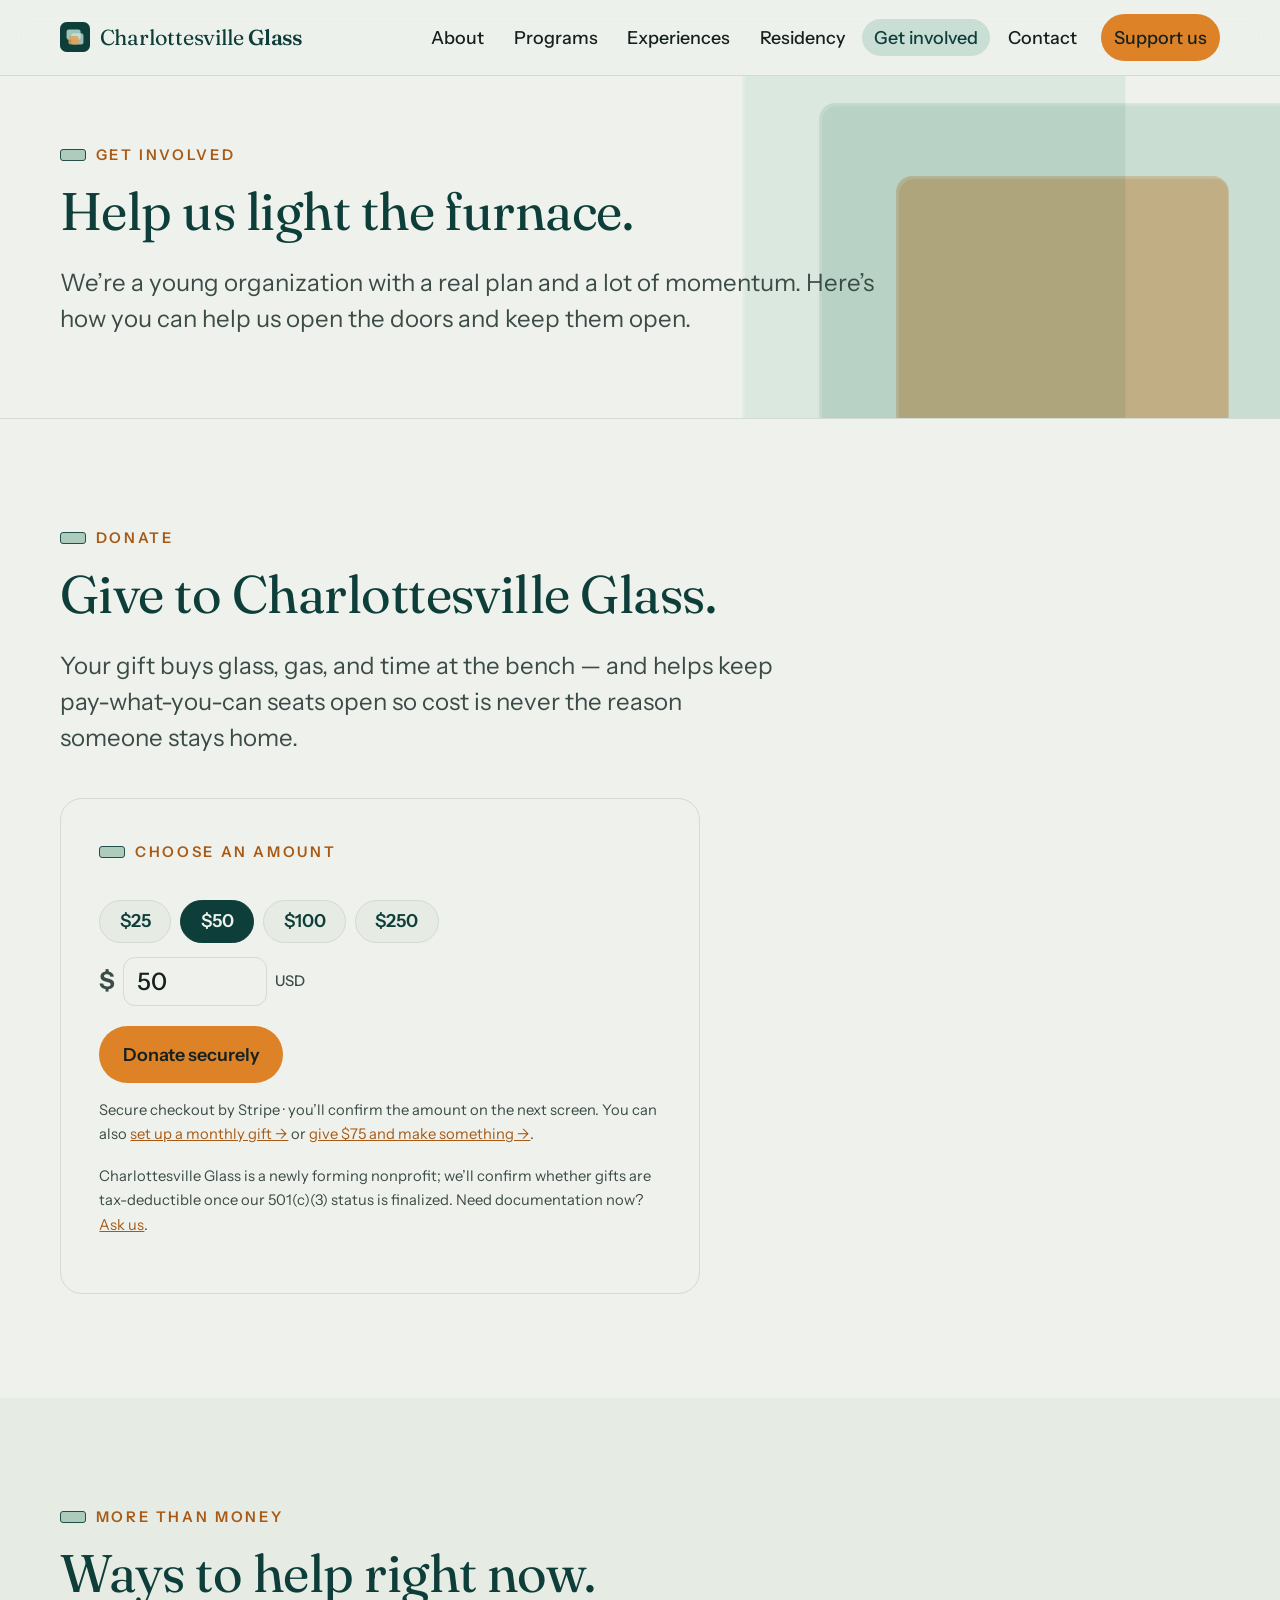
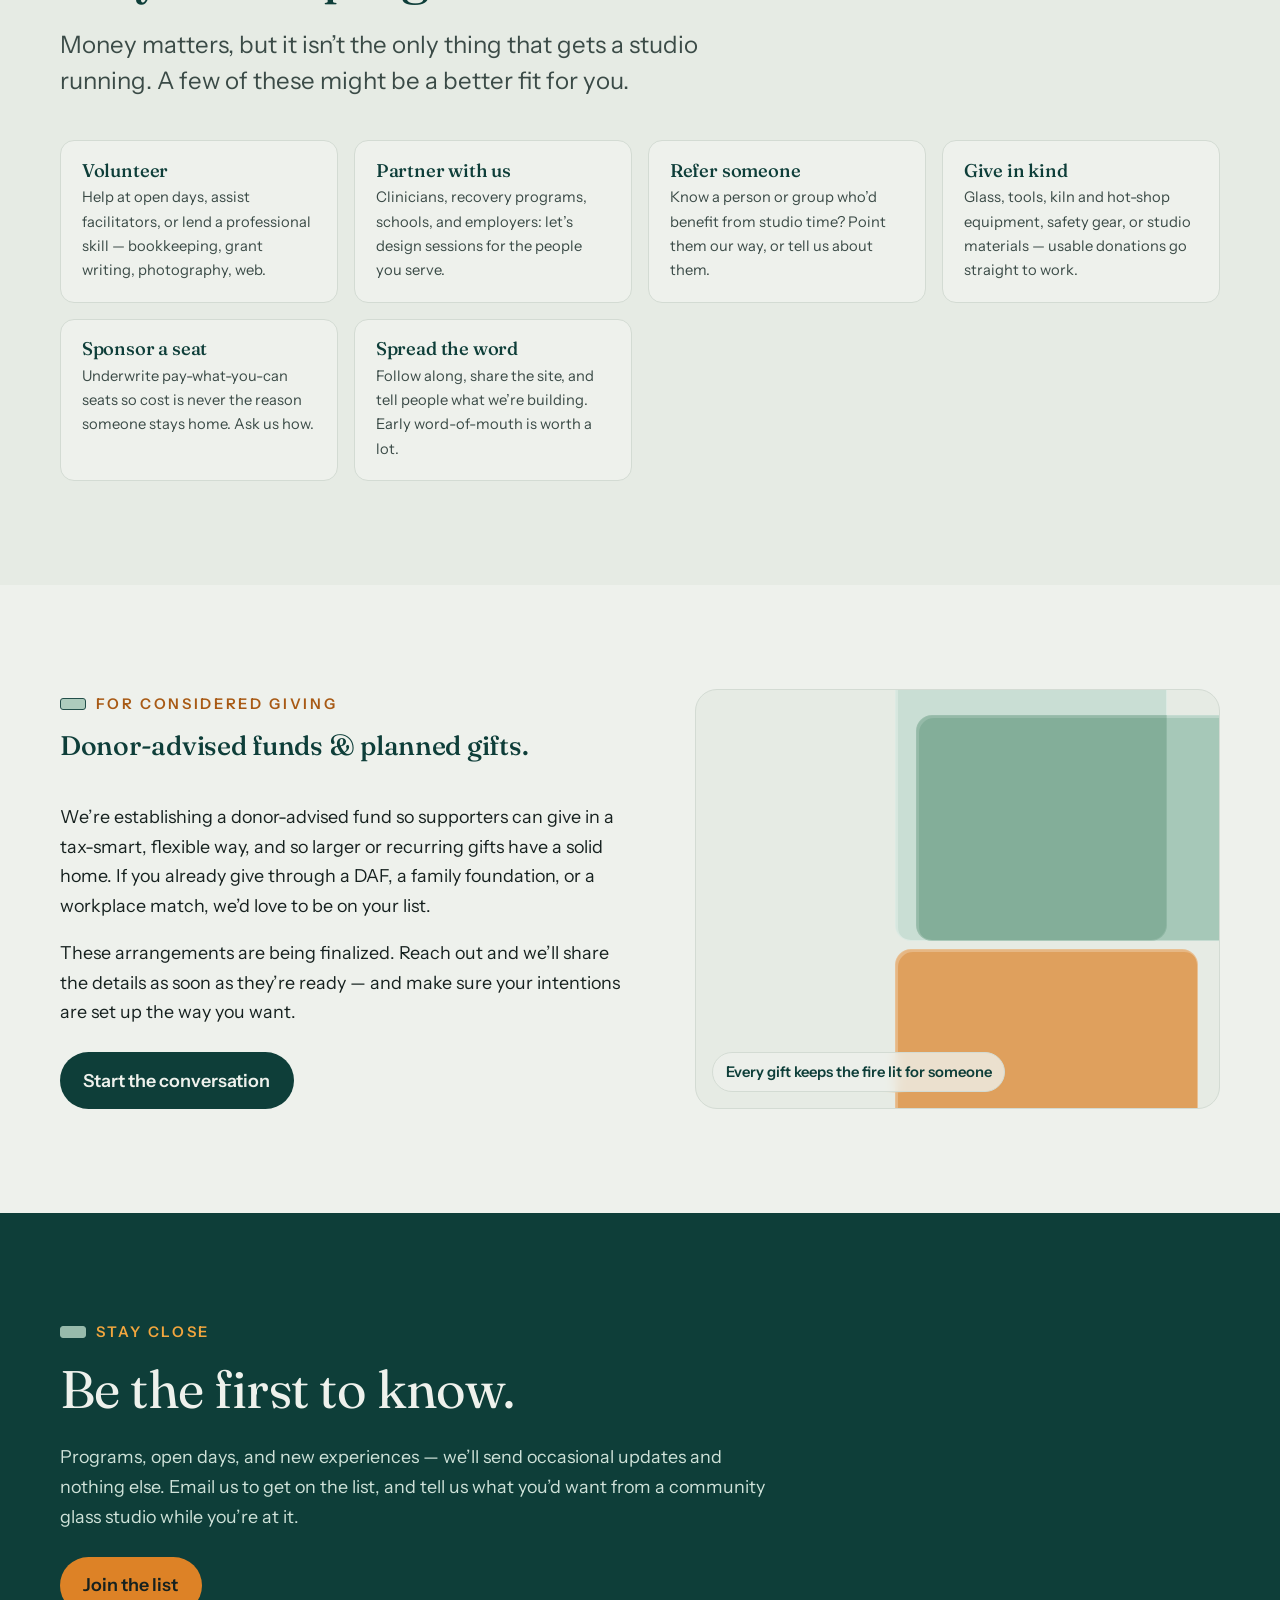
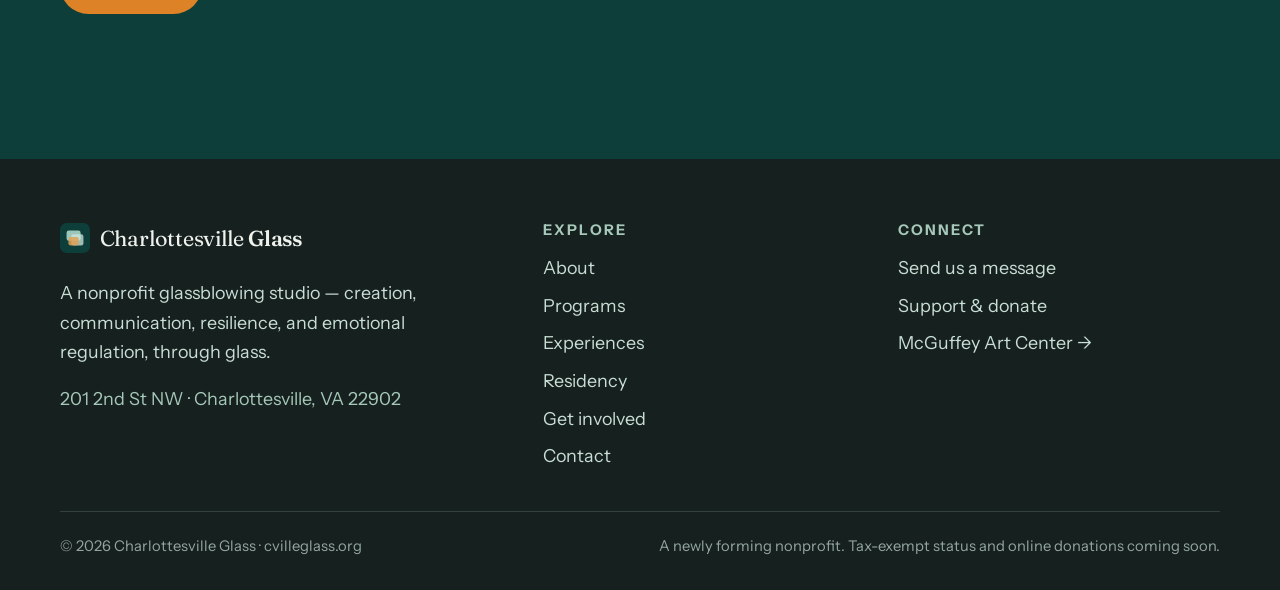
<file: public/get-involved.html>
<!DOCTYPE html>
<html lang="en">
<head>
  <meta charset="UTF-8" />
  <meta name="viewport" content="width=device-width, initial-scale=1.0" />
  <script>document.documentElement.classList.add("js");</script>
  <title>Get involved — Charlottesville Glass</title>
  <meta name="description" content="Support Charlottesville Glass: donate securely, give $75 to make a glass flower or bauble, volunteer, partner, or give in kind. Every gift keeps community glass programs running." />
  <link rel="icon" href="assets/favicon.svg" type="image/svg+xml" />
  <link rel="canonical" href="https://cvilleglass.org/get-involved.html" />
  <meta property="og:type" content="website" />
  <meta property="og:title" content="Get involved — Charlottesville Glass" />
  <meta property="og:description" content="Volunteer, partner, or support community glass programs in Charlottesville." />
  <meta property="og:url" content="https://cvilleglass.org/get-involved.html" />
  <meta property="og:image" content="https://cvilleglass.org/assets/og-image.png" />
  <meta name="twitter:card" content="summary_large_image" />
  <link rel="preconnect" href="https://fonts.googleapis.com" />
  <link rel="preconnect" href="https://fonts.gstatic.com" crossorigin />
  <link href="https://fonts.googleapis.com/css2?family=Fraunces:ital,opsz,wght@0,9..144,400;0,9..144,500;1,9..144,400&family=Instrument+Sans:wght@400;500;600;700&display=swap" rel="stylesheet" />
  <link rel="stylesheet" href="assets/styles.css" />
</head>
<body>
  <a class="skip" href="#main">Skip to content</a>

  <header class="site-header">
    <nav class="wrap nav" aria-label="Primary">
      <a class="brand" href="index.html" aria-label="Charlottesville Glass — home">
        <svg class="brand-mark" viewBox="0 0 64 64" aria-hidden="true">
          <rect width="64" height="64" rx="14" fill="#0e3e39"/>
          <g style="mix-blend-mode:screen">
            <rect x="14" y="16" width="30" height="22" rx="5" fill="#a6c8b8" opacity="0.9"/>
            <rect x="24" y="24" width="26" height="24" rx="5" fill="#c9ded4" opacity="0.75"/>
            <rect x="18" y="30" width="22" height="18" rx="5" fill="#dd8226" opacity="0.85"/>
          </g>
        </svg>
        <span>Charlottesville&nbsp;<b>Glass</b></span>
      </a>
      <button class="nav-toggle" aria-expanded="false" aria-controls="nav-links">
        <svg viewBox="0 0 24 24" fill="none" stroke="currentColor" stroke-width="2" aria-hidden="true"><line x1="3" y1="6" x2="21" y2="6"/><line x1="3" y1="12" x2="21" y2="12"/><line x1="3" y1="18" x2="21" y2="18"/></svg>
        Menu
      </button>
      <ul class="nav-links" id="nav-links">
        <li><a href="about.html">About</a></li>
        <li><a href="programs.html">Programs</a></li>
        <li><a href="experiences.html">Experiences</a></li>
        <li><a href="residency/">Residency</a></li>
        <li><a href="get-involved.html" aria-current="page">Get involved</a></li>
        <li><a href="contact.php">Contact</a></li>
        <li class="nav-cta"><a class="btn btn--amber" href="#support">Support us</a></li>
      </ul>
    </nav>
  </header>

  <main id="main">

    <section class="page-hero band--tight">
      <div class="panes" aria-hidden="true">
        <span class="pane p1"></span>
        <span class="pane p2"></span>
        <span class="pane p3"></span>
      </div>
      <div class="wrap">
        <p class="eyebrow">Get involved</p>
        <h1>Help us light the furnace.</h1>
        <p class="lead">We’re a young organization with a real plan and a lot of momentum. Here’s how you can help us open the doors and keep them open.</p>
      </div>
    </section>

    <!-- DONATE -->
    <section class="band" id="support">
      <div class="wrap">
        <div class="section-head reveal">
          <p class="eyebrow">Donate</p>
          <h2>Give to Charlottesville Glass.</h2>
          <p class="lead measure">Your gift buys glass, gas, and time at the bench — and helps keep pay-what-you-can seats open so cost is never the reason someone stays home.</p>
        </div>

        <div class="give-card reveal">
          <form id="donate-form" novalidate>
            <span class="eyebrow" style="color:var(--amber-ink);">Choose an amount</span>
            <!--
              OPTIONAL: to make each preset an EXACT charge without the Worker,
              create a fixed Payment Link per amount and paste it as data-link="..."
              on the matching button below. Otherwise the amount is set on Stripe.
            -->
            <div class="amount-grid" role="group" aria-label="Suggested donation amounts">
              <button type="button" class="amount-chip" data-amount="25">$25</button>
              <button type="button" class="amount-chip" data-amount="50" aria-pressed="true">$50</button>
              <button type="button" class="amount-chip" data-amount="100">$100</button>
              <button type="button" class="amount-chip" data-amount="250">$250</button>
            </div>
            <div class="give-custom">
              <span class="cur">$</span>
              <input id="donate-amount" name="amount" type="number" min="1" step="1" inputmode="decimal" value="50" aria-label="Donation amount in US dollars" />
              <span class="cur" style="font-size:var(--step--1);font-weight:500;">USD</span>
            </div>
            <!-- REPLACE this href with your Stripe "customer chooses amount" Payment Link -->
            <a class="btn btn--amber" id="donate-go" data-submit href="https://buy.stripe.com/REPLACE_DONATION">Donate securely</a>
            <p class="give-note">
              Secure checkout by Stripe · you’ll confirm the amount on the next screen. You can also
              <!-- REPLACE with your monthly (recurring) Payment Link -->
              <a href="https://buy.stripe.com/REPLACE_MONTHLY">set up a monthly gift &rarr;</a>
              or <a href="experiences.html">give&nbsp;$75 and make something &rarr;</a>.
            </p>
            <p class="give-note">Charlottesville Glass is a newly forming nonprofit; we’ll confirm whether gifts are tax-deductible once our 501(c)(3) status is finalized. Need documentation now? <a href="contact.php?subject=Giving%20question">Ask us</a>.</p>
          </form>
        </div>
      </div>
    </section>

    <!-- WAYS TO HELP -->
    <section class="band band--paper2">
      <div class="wrap">
        <div class="section-head reveal">
          <p class="eyebrow">More than money</p>
          <h2>Ways to help right now.</h2>
          <p class="lead">Money matters, but it isn’t the only thing that gets a studio running. A few of these might be a better fit for you.</p>
        </div>
        <div class="ways">
          <div class="way reveal">
            <h4>Volunteer</h4>
            <p>Help at open days, assist facilitators, or lend a professional skill — bookkeeping, grant writing, photography, web.</p>
          </div>
          <div class="way reveal">
            <h4>Partner with us</h4>
            <p>Clinicians, recovery programs, schools, and employers: let’s design sessions for the people you serve.</p>
          </div>
          <div class="way reveal">
            <h4>Refer someone</h4>
            <p>Know a person or group who’d benefit from studio time? Point them our way, or tell us about them.</p>
          </div>
          <div class="way reveal">
            <h4>Give in kind</h4>
            <p>Glass, tools, kiln and hot-shop equipment, safety gear, or studio materials — usable donations go straight to work.</p>
          </div>
          <div class="way reveal">
            <h4>Sponsor a seat</h4>
            <p>Underwrite pay-what-you-can seats so cost is never the reason someone stays home. Ask us how.</p>
          </div>
          <div class="way reveal">
            <h4>Spread the word</h4>
            <p>Follow along, share the site, and tell people what we’re building. Early word-of-mouth is worth a lot.</p>
          </div>
        </div>
      </div>
    </section>

    <!-- DAF / FUTURE GIVING -->
    <section class="band">
      <div class="wrap split">
        <div class="reveal">
          <p class="eyebrow">For considered giving</p>
          <h2 class="section-head">Donor-advised funds &amp; planned gifts.</h2>
          <p>We’re establishing a donor-advised fund so supporters can give in a tax-smart, flexible way, and so larger or recurring gifts have a solid home. If you already give through a DAF, a family foundation, or a workplace match, we’d love to be on your list.</p>
          <p>These arrangements are being finalized. Reach out and we’ll share the details as soon as they’re ready — and make sure your intentions are set up the way you want.</p>
          <div class="btn-row">
            <a class="btn btn--primary" href="contact.php?subject=Donor-advised%20fund%20%2F%20planned%20giving">Start the conversation</a>
          </div>
        </div>
        <div class="glass-figure reveal" aria-hidden="true">
          <div class="panes">
            <span class="pane p1" style="right:-8%;top:6%;width:66%;height:54%;"></span>
            <span class="pane p2" style="right:10%;top:-6%;width:52%;height:66%;"></span>
            <span class="pane p3" style="right:4%;bottom:-6%;width:58%;height:44%;opacity:.72;"></span>
          </div>
          <span class="fig-label">Every gift keeps the fire lit for someone</span>
        </div>
      </div>
    </section>

    <!-- STAY IN TOUCH -->
    <section class="band band--petrol">
      <div class="wrap">
        <div class="section-head reveal" style="max-width:60ch;">
          <p class="eyebrow">Stay close</p>
          <h2>Be the first to know.</h2>
          <p>Programs, open days, and new experiences — we’ll send occasional updates and nothing else. Email us to get on the list, and tell us what you’d want from a community glass studio while you’re at it.</p>
          <div class="btn-row">
            <a class="btn btn--amber" href="contact.php?subject=Add%20me%20to%20the%20list">Join the list</a>
          </div>
        </div>
      </div>
    </section>

  </main>

  <footer class="site-footer">
    <div class="wrap footer-grid">
      <div>
        <a class="brand" href="index.html" aria-label="Charlottesville Glass — home">
          <svg class="brand-mark" viewBox="0 0 64 64" aria-hidden="true">
            <rect width="64" height="64" rx="14" fill="#0e3e39"/>
            <g style="mix-blend-mode:screen">
              <rect x="14" y="16" width="30" height="22" rx="5" fill="#a6c8b8" opacity="0.9"/>
              <rect x="24" y="24" width="26" height="24" rx="5" fill="#c9ded4" opacity="0.75"/>
              <rect x="18" y="30" width="22" height="18" rx="5" fill="#dd8226" opacity="0.85"/>
            </g>
          </svg>
          <span>Charlottesville&nbsp;<b>Glass</b></span>
        </a>
        <p style="margin-top:1rem;max-width:34ch;color:#c9ded4;">A nonprofit glassblowing studio — creation, communication, resilience, and emotional regulation, through glass.</p>
        <p style="color:#a6c8b8;">201 2nd St NW · Charlottesville, VA 22902</p>
      </div>
      <div>
        <h4>Explore</h4>
        <ul class="footer-links">
          <li><a href="about.html">About</a></li>
          <li><a href="programs.html">Programs</a></li>
          <li><a href="experiences.html">Experiences</a></li>
          <li><a href="residency/">Residency</a></li>
          <li><a href="get-involved.html">Get involved</a></li>
          <li><a href="contact.php">Contact</a></li>
        </ul>
      </div>
      <div>
        <h4>Connect</h4>
        <ul class="footer-links">
          <li><a href="contact.php">Send us a message</a></li>
          <li><a href="get-involved.html#support">Support &amp; donate</a></li>
          <li><a href="https://www.mcguffeyartcenter.com" target="_blank" rel="noopener">McGuffey Art Center &rarr;</a></li>
        </ul>
      </div>
    </div>
    <div class="wrap footer-note">
      <p>&copy; <span id="year">2026</span> Charlottesville Glass · cvilleglass.org</p>
      <p>A newly forming nonprofit. Tax-exempt status and online donations coming soon.</p>
    </div>
  </footer>

  <script src="assets/main.js"></script>
  <script src="assets/config.js"></script>
  <script src="assets/donate.js"></script>
</body>
</html>
</file>
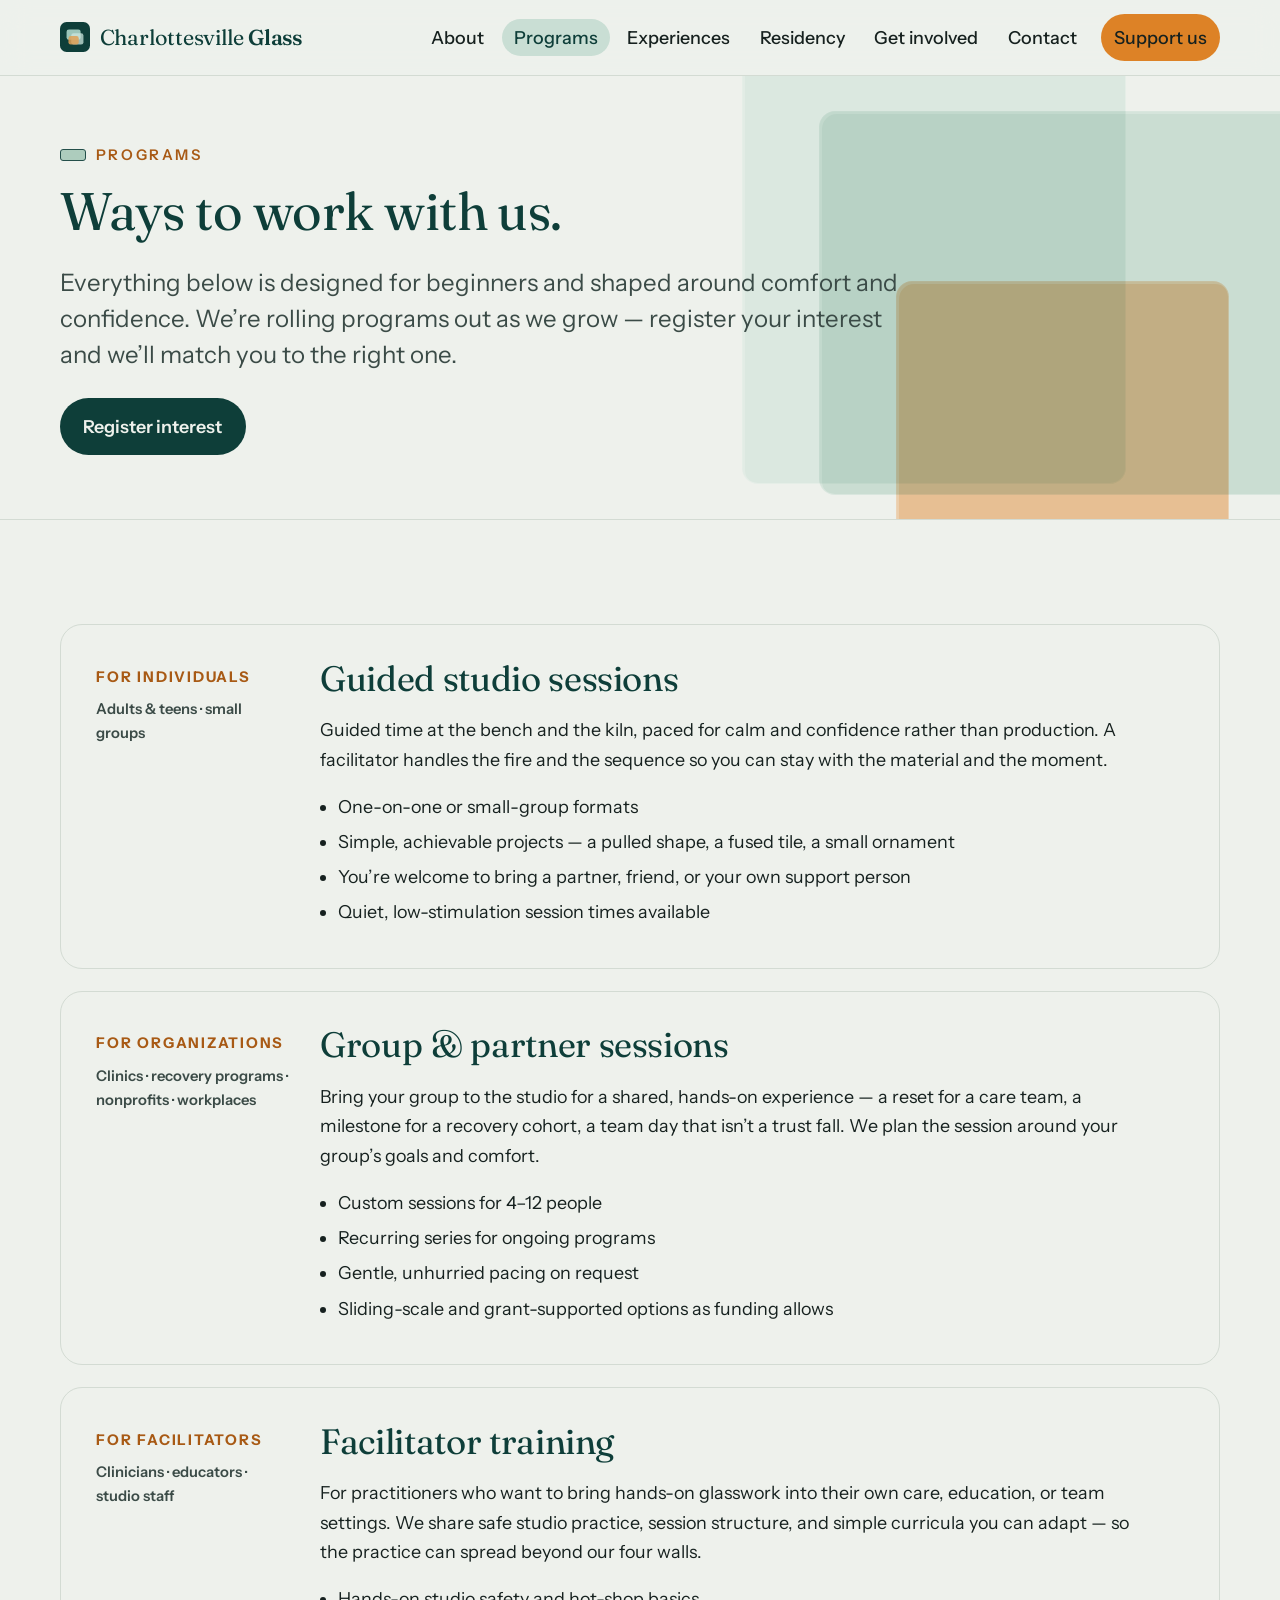
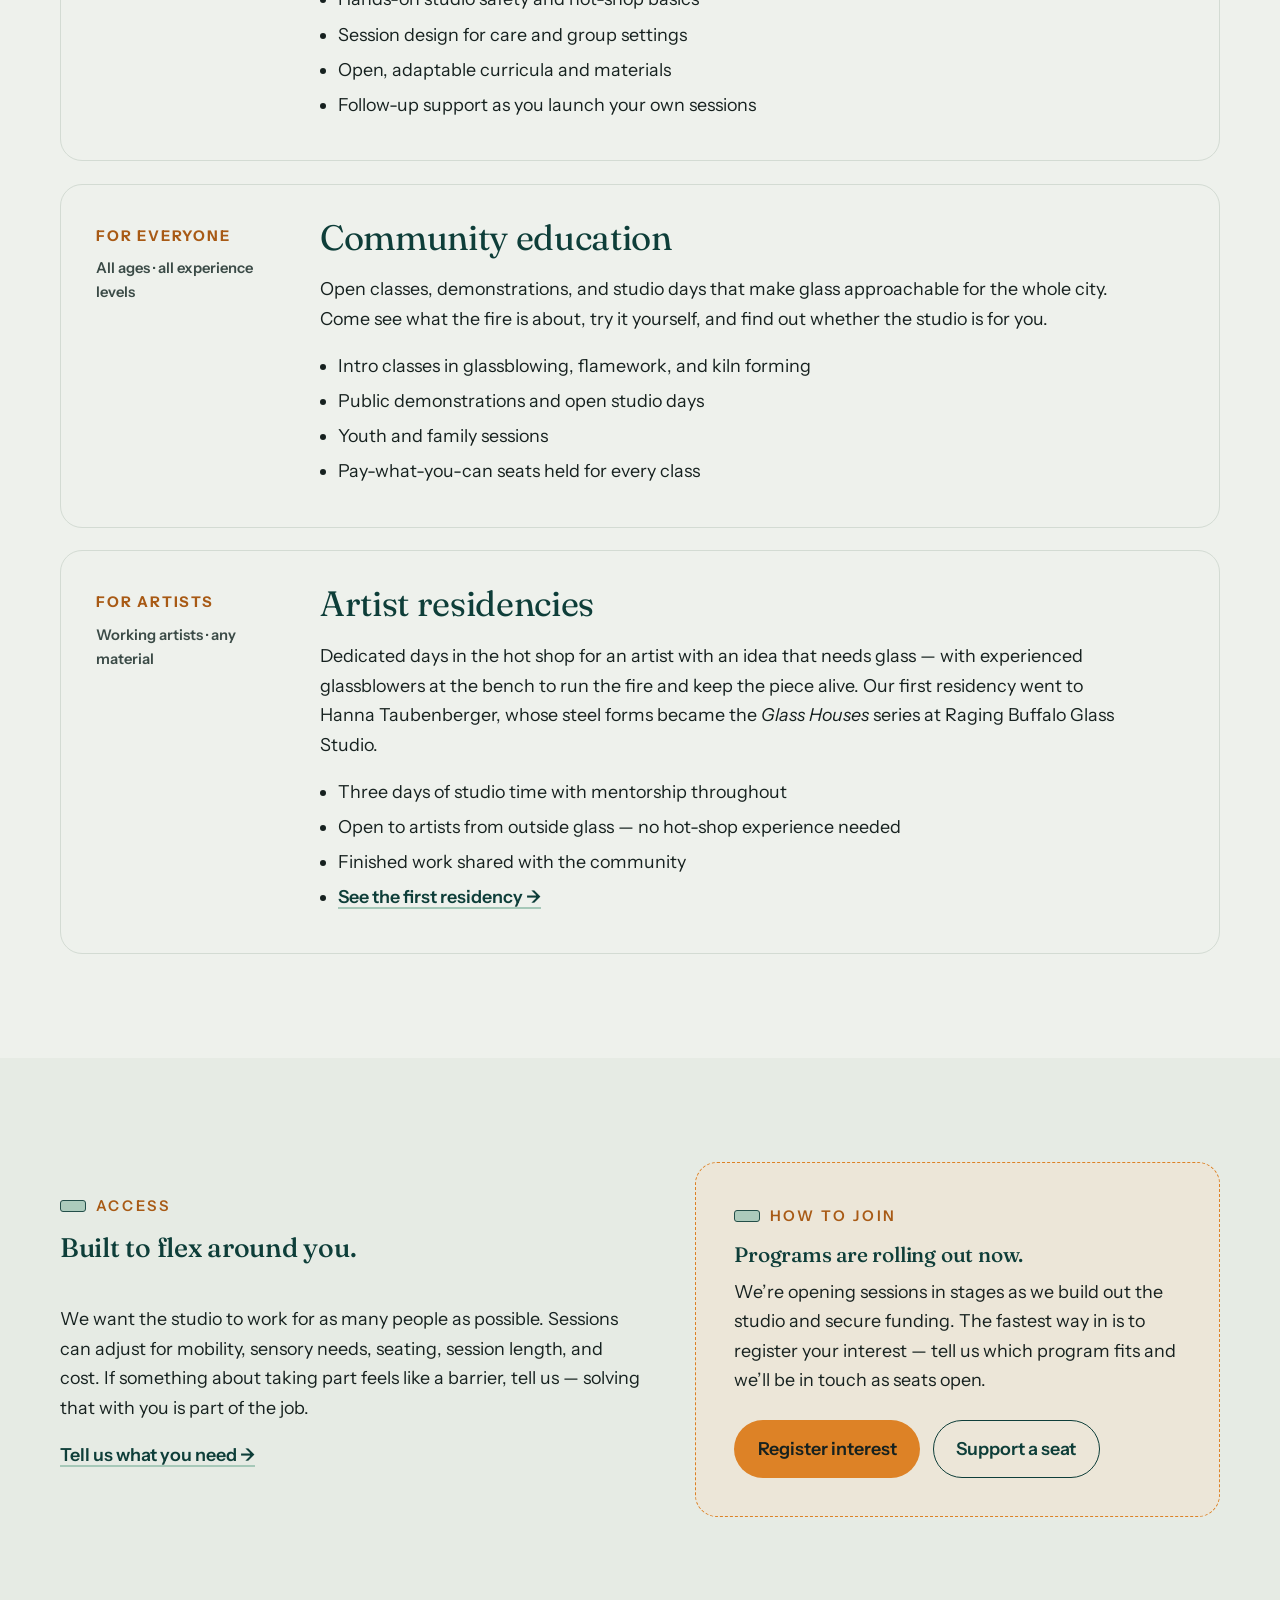
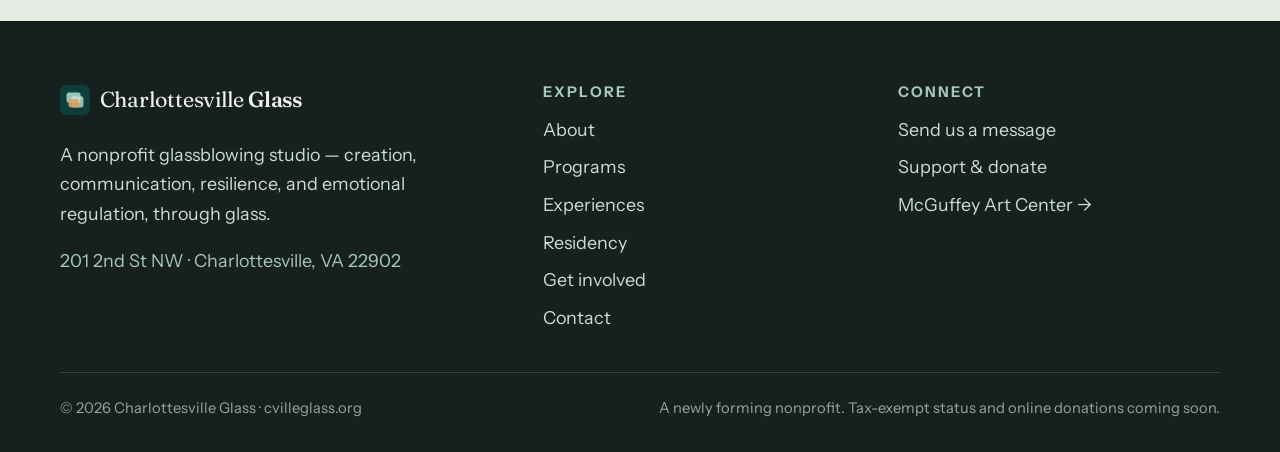
<file: public/programs.html>
<!DOCTYPE html>
<html lang="en">
<head>
  <meta charset="UTF-8" />
  <meta name="viewport" content="width=device-width, initial-scale=1.0" />
  <script>document.documentElement.classList.add("js");</script>
  <title>Programs — Charlottesville Glass</title>
  <meta name="description" content="Guided studio sessions, training for groups and facilitators, and community glass education at the McGuffey Art Center. Glassblowing can be therapeutic — no experience needed." />
  <link rel="icon" href="assets/favicon.svg" type="image/svg+xml" />
  <link rel="canonical" href="https://cvilleglass.org/programs.html" />
  <meta property="og:type" content="website" />
  <meta property="og:title" content="Programs — Charlottesville Glass" />
  <meta property="og:description" content="Guided sessions, group training, and community education, through glass." />
  <meta property="og:url" content="https://cvilleglass.org/programs.html" />
  <meta property="og:image" content="https://cvilleglass.org/assets/og-image.png" />
  <meta name="twitter:card" content="summary_large_image" />
  <link rel="preconnect" href="https://fonts.googleapis.com" />
  <link rel="preconnect" href="https://fonts.gstatic.com" crossorigin />
  <link href="https://fonts.googleapis.com/css2?family=Fraunces:ital,opsz,wght@0,9..144,400;0,9..144,500;1,9..144,400&family=Instrument+Sans:wght@400;500;600;700&display=swap" rel="stylesheet" />
  <link rel="stylesheet" href="assets/styles.css" />
</head>
<body>
  <a class="skip" href="#main">Skip to content</a>

  <header class="site-header">
    <nav class="wrap nav" aria-label="Primary">
      <a class="brand" href="index.html" aria-label="Charlottesville Glass — home">
        <svg class="brand-mark" viewBox="0 0 64 64" aria-hidden="true">
          <rect width="64" height="64" rx="14" fill="#0e3e39"/>
          <g style="mix-blend-mode:screen">
            <rect x="14" y="16" width="30" height="22" rx="5" fill="#a6c8b8" opacity="0.9"/>
            <rect x="24" y="24" width="26" height="24" rx="5" fill="#c9ded4" opacity="0.75"/>
            <rect x="18" y="30" width="22" height="18" rx="5" fill="#dd8226" opacity="0.85"/>
          </g>
        </svg>
        <span>Charlottesville&nbsp;<b>Glass</b></span>
      </a>
      <button class="nav-toggle" aria-expanded="false" aria-controls="nav-links">
        <svg viewBox="0 0 24 24" fill="none" stroke="currentColor" stroke-width="2" aria-hidden="true"><line x1="3" y1="6" x2="21" y2="6"/><line x1="3" y1="12" x2="21" y2="12"/><line x1="3" y1="18" x2="21" y2="18"/></svg>
        Menu
      </button>
      <ul class="nav-links" id="nav-links">
        <li><a href="about.html">About</a></li>
        <li><a href="programs.html" aria-current="page">Programs</a></li>
        <li><a href="experiences.html">Experiences</a></li>
        <li><a href="residency/">Residency</a></li>
        <li><a href="get-involved.html">Get involved</a></li>
        <li><a href="contact.php">Contact</a></li>
        <li class="nav-cta"><a class="btn btn--amber" href="get-involved.html#support">Support us</a></li>
      </ul>
    </nav>
  </header>

  <main id="main">

    <section class="page-hero band--tight">
      <div class="panes" aria-hidden="true">
        <span class="pane p1"></span>
        <span class="pane p2"></span>
        <span class="pane p3"></span>
      </div>
      <div class="wrap">
        <p class="eyebrow">Programs</p>
        <h1>Ways to work with us.</h1>
        <p class="lead">Everything below is designed for beginners and shaped around comfort and confidence. We’re rolling programs out as we grow — register your interest and we’ll match you to the right one.</p>
        <div class="btn-row">
          <a class="btn btn--primary" href="contact.php?subject=Program%20interest">Register interest</a>
        </div>
      </div>
    </section>

    <section class="band">
      <div class="wrap offer">

        <article class="offer-item reveal">
          <div class="offer-side">
            <span class="offer-tag">For individuals</span>
            <p class="who">Adults &amp; teens · small groups</p>
          </div>
          <div>
            <h3>Guided studio sessions</h3>
            <p>Guided time at the bench and the kiln, paced for calm and confidence rather than production. A facilitator handles the fire and the sequence so you can stay with the material and the moment.</p>
            <ul>
              <li>One-on-one or small-group formats</li>
              <li>Simple, achievable projects — a pulled shape, a fused tile, a small ornament</li>
              <li>You’re welcome to bring a partner, friend, or your own support person</li>
              <li>Quiet, low-stimulation session times available</li>
            </ul>
          </div>
        </article>

        <article class="offer-item reveal">
          <div class="offer-side">
            <span class="offer-tag">For organizations</span>
            <p class="who">Clinics · recovery programs · nonprofits · workplaces</p>
          </div>
          <div>
            <h3>Group &amp; partner sessions</h3>
            <p>Bring your group to the studio for a shared, hands-on experience — a reset for a care team, a milestone for a recovery cohort, a team day that isn’t a trust fall. We plan the session around your group’s goals and comfort.</p>
            <ul>
              <li>Custom sessions for 4–12 people</li>
              <li>Recurring series for ongoing programs</li>
              <li>Gentle, unhurried pacing on request</li>
              <li>Sliding-scale and grant-supported options as funding allows</li>
            </ul>
          </div>
        </article>

        <article class="offer-item reveal">
          <div class="offer-side">
            <span class="offer-tag">For facilitators</span>
            <p class="who">Clinicians · educators · studio staff</p>
          </div>
          <div>
            <h3>Facilitator training</h3>
            <p>For practitioners who want to bring hands-on glasswork into their own care, education, or team settings. We share safe studio practice, session structure, and simple curricula you can adapt — so the practice can spread beyond our four walls.</p>
            <ul>
              <li>Hands-on studio safety and hot-shop basics</li>
              <li>Session design for care and group settings</li>
              <li>Open, adaptable curricula and materials</li>
              <li>Follow-up support as you launch your own sessions</li>
            </ul>
          </div>
        </article>

        <article class="offer-item reveal">
          <div class="offer-side">
            <span class="offer-tag">For everyone</span>
            <p class="who">All ages · all experience levels</p>
          </div>
          <div>
            <h3>Community education</h3>
            <p>Open classes, demonstrations, and studio days that make glass approachable for the whole city. Come see what the fire is about, try it yourself, and find out whether the studio is for you.</p>
            <ul>
              <li>Intro classes in glassblowing, flamework, and kiln forming</li>
              <li>Public demonstrations and open studio days</li>
              <li>Youth and family sessions</li>
              <li>Pay-what-you-can seats held for every class</li>
            </ul>
          </div>
        </article>
        <article class="offer-item reveal">
          <div class="offer-side">
            <span class="offer-tag">For artists</span>
            <p class="who">Working artists · any material</p>
          </div>
          <div>
            <h3>Artist residencies</h3>
            <p>Dedicated days in the hot shop for an artist with an idea that needs glass — with experienced glassblowers at the bench to run the fire and keep the piece alive. Our first residency went to Hanna Taubenberger, whose steel forms became the <em>Glass Houses</em> series at Raging Buffalo Glass Studio.</p>
            <ul>
              <li>Three days of studio time with mentorship throughout</li>
              <li>Open to artists from outside glass — no hot-shop experience needed</li>
              <li>Finished work shared with the community</li>
              <li><a class="tlink" href="residency/">See the first residency &rarr;</a></li>
            </ul>
          </div>
        </article>


      </div>
    </section>

    <section class="band band--paper2">
      <div class="wrap split">
        <div class="reveal">
          <p class="eyebrow">Access</p>
          <h2 class="section-head">Built to flex around you.</h2>
          <p>We want the studio to work for as many people as possible. Sessions can adjust for mobility, sensory needs, seating, session length, and cost. If something about taking part feels like a barrier, tell us — solving that with you is part of the job.</p>
          <p><a class="tlink" href="contact.php">Tell us what you need &rarr;</a></p>
        </div>
        <div class="notice reveal">
          <p class="eyebrow">How to join</p>
          <h3>Programs are rolling out now.</h3>
          <p>We’re opening sessions in stages as we build out the studio and secure funding. The fastest way in is to register your interest — tell us which program fits and we’ll be in touch as seats open.</p>
          <div class="btn-row">
            <a class="btn btn--amber" href="contact.php?subject=Program%20interest">Register interest</a>
            <a class="btn btn--ghost" href="get-involved.html">Support a seat</a>
          </div>
        </div>
      </div>
    </section>

  </main>

  <footer class="site-footer">
    <div class="wrap footer-grid">
      <div>
        <a class="brand" href="index.html" aria-label="Charlottesville Glass — home">
          <svg class="brand-mark" viewBox="0 0 64 64" aria-hidden="true">
            <rect width="64" height="64" rx="14" fill="#0e3e39"/>
            <g style="mix-blend-mode:screen">
              <rect x="14" y="16" width="30" height="22" rx="5" fill="#a6c8b8" opacity="0.9"/>
              <rect x="24" y="24" width="26" height="24" rx="5" fill="#c9ded4" opacity="0.75"/>
              <rect x="18" y="30" width="22" height="18" rx="5" fill="#dd8226" opacity="0.85"/>
            </g>
          </svg>
          <span>Charlottesville&nbsp;<b>Glass</b></span>
        </a>
        <p style="margin-top:1rem;max-width:34ch;color:#c9ded4;">A nonprofit glassblowing studio — creation, communication, resilience, and emotional regulation, through glass.</p>
        <p style="color:#a6c8b8;">201 2nd St NW · Charlottesville, VA 22902</p>
      </div>
      <div>
        <h4>Explore</h4>
        <ul class="footer-links">
          <li><a href="about.html">About</a></li>
          <li><a href="programs.html">Programs</a></li>
          <li><a href="experiences.html">Experiences</a></li>
          <li><a href="residency/">Residency</a></li>
          <li><a href="get-involved.html">Get involved</a></li>
          <li><a href="contact.php">Contact</a></li>
        </ul>
      </div>
      <div>
        <h4>Connect</h4>
        <ul class="footer-links">
          <li><a href="contact.php">Send us a message</a></li>
          <li><a href="get-involved.html#support">Support &amp; donate</a></li>
          <li><a href="https://www.mcguffeyartcenter.com" target="_blank" rel="noopener">McGuffey Art Center &rarr;</a></li>
        </ul>
      </div>
    </div>
    <div class="wrap footer-note">
      <p>&copy; <span id="year">2026</span> Charlottesville Glass · cvilleglass.org</p>
      <p>A newly forming nonprofit. Tax-exempt status and online donations coming soon.</p>
    </div>
  </footer>

  <script src="assets/main.js"></script>
</body>
</html>
</file>
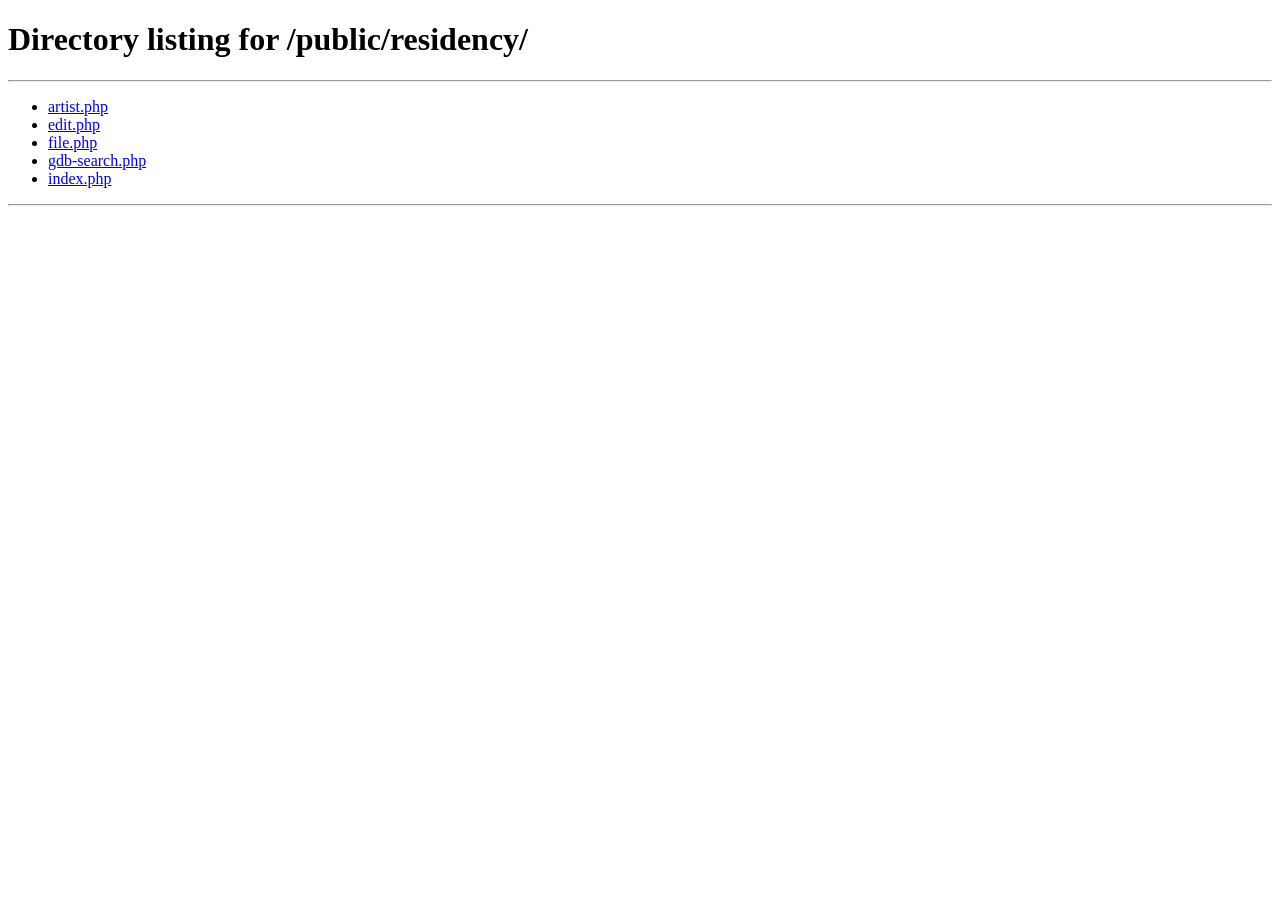
<file: public/residency.html>
<!DOCTYPE html>
<html lang="en">
<head>
  <meta charset="UTF-8" />
  <title>Artist residency — Charlottesville Glass</title>
  <meta http-equiv="refresh" content="0; url=residency/" />
  <link rel="canonical" href="https://cvilleglass.org/residency/" />
  <script>location.replace("residency/" + location.hash);</script>
</head>
<body>
  <p>The residency pages have moved: <a href="residency/">cvilleglass.org/residency/</a>.</p>
</body>
</html>
</file>
<file: public/assets/styles.css>
/* =========================================================
   Charlottesville Glass — shared styles
   Palette drawn from glass: petrol/glass teal, sea-glass,
   furnace amber, on a faintly glass-tinted paper.
   Type: Fraunces (display) + Instrument Sans (body).
   ========================================================= */

:root {
  /* Color */
  --ink:        #16211f;   /* near-black, cooled-glass green-black */
  --ink-soft:   #3b4b47;   /* muted body ink */
  --petrol:     #0e3e39;   /* primary deep glass */
  --petrol-2:   #17564f;   /* lighter petrol (hover) */
  --seaglass:   #a6c8b8;   /* soft translucent glass */
  --seaglass-2: #c9ded4;   /* pale glass */
  --paper:      #eef1ec;   /* warm-cool off white, faint glass tint */
  --paper-2:    #e6ebe4;   /* slightly deeper paper */
  --amber:      #dd8226;   /* furnace accent (fills, buttons, borders) */
  --amber-ink:  #a85a15;   /* darker ember for text on light (accessible) */
  --amber-glow: #f2a63e;   /* molten highlight (on dark) */
  --line:       #d3dbd3;   /* hairline on paper */

  /* Type */
  --display: "Fraunces", Georgia, "Times New Roman", serif;
  --body: "Instrument Sans", -apple-system, BlinkMacSystemFont, "Segoe UI", Roboto, Helvetica, Arial, sans-serif;

  /* Scale */
  --step--1: clamp(0.83rem, 0.8rem + 0.15vw, 0.92rem);
  --step-0:  clamp(1rem, 0.96rem + 0.2vw, 1.12rem);
  --step-1:  clamp(1.25rem, 1.15rem + 0.5vw, 1.5rem);
  --step-2:  clamp(1.6rem, 1.4rem + 1vw, 2.2rem);
  --step-3:  clamp(2.1rem, 1.7rem + 2vw, 3.3rem);
  --step-4:  clamp(2.8rem, 2rem + 4vw, 5.4rem);

  /* Space */
  --gutter: clamp(1.15rem, 0.8rem + 2vw, 2.5rem);
  --band: clamp(3.5rem, 2.5rem + 5vw, 7rem);
  --radius: 14px;
  --radius-lg: 22px;
  --maxw: 1160px;
}

/* ---------- reset / base ---------- */
*, *::before, *::after { box-sizing: border-box; }
html { -webkit-text-size-adjust: 100%; scroll-behavior: smooth; }
@media (prefers-reduced-motion: reduce) { html { scroll-behavior: auto; } }

body {
  margin: 0;
  font-family: var(--body);
  font-size: var(--step-0);
  line-height: 1.65;
  color: var(--ink);
  background: var(--paper);
  -webkit-font-smoothing: antialiased;
  text-rendering: optimizeLegibility;
}

img, svg, iframe { max-width: 100%; display: block; }
a { color: inherit; }

h1, h2, h3, h4 {
  font-family: var(--display);
  font-weight: 500;
  line-height: 1.05;
  letter-spacing: -0.01em;
  color: var(--petrol);
  margin: 0 0 0.5em;
  font-optical-sizing: auto;
}
p { margin: 0 0 1.1rem; max-width: 68ch; }

::selection { background: var(--amber-glow); color: var(--ink); }

:focus-visible {
  outline: 3px solid var(--amber);
  outline-offset: 3px;
  border-radius: 4px;
}

/* skip link */
.skip {
  position: absolute; left: -999px; top: 0;
  background: var(--petrol); color: var(--paper);
  padding: 0.6rem 1rem; z-index: 200; border-radius: 0 0 10px 0;
}
.skip:focus { left: 0; }

/* ---------- layout ---------- */
.wrap { width: min(100% - 2*var(--gutter), var(--maxw)); margin-inline: auto; }
.band { padding-block: var(--band); }
.band--tight { padding-block: clamp(2.2rem, 1.6rem + 3vw, 4rem); }

.eyebrow {
  font-family: var(--body);
  font-size: var(--step--1);
  text-transform: uppercase;
  letter-spacing: 0.18em;
  font-weight: 600;
  color: var(--amber-ink);
  margin: 0 0 1rem;
  display: inline-flex;
  align-items: center;
  gap: 0.6rem;
}
.eyebrow::before {
  content: "";
  width: 26px; height: 12px;
  background: var(--seaglass);
  border: 1px solid var(--petrol);
  border-radius: 3px;
  opacity: 0.9;
}

.lead { font-size: var(--step-1); line-height: 1.5; color: var(--ink-soft); }
.measure { max-width: 60ch; }

/* ---------- buttons ---------- */
.btn {
  display: inline-flex; align-items: center; gap: 0.5rem;
  font-family: var(--body); font-weight: 600; font-size: var(--step-0);
  padding: 0.8rem 1.4rem; border-radius: 999px;
  text-decoration: none; cursor: pointer; border: 1.5px solid transparent;
  transition: transform 0.18s ease, background 0.18s ease, color 0.18s ease, border-color 0.18s ease;
}
.btn:active { transform: translateY(1px); }
.btn--primary { background: var(--petrol); color: var(--paper); }
.btn--primary:hover { background: var(--petrol-2); }
.btn--amber { background: var(--amber); color: var(--ink); }
.btn--amber:hover { background: var(--amber-glow); }
.btn--ghost { background: transparent; color: var(--petrol); border-color: var(--petrol); }
.btn--ghost:hover { background: var(--petrol); color: var(--paper); }
.btn--on-dark { border-color: rgba(255,255,255,0.5); color: var(--paper); }
.btn--on-dark:hover { background: var(--paper); color: var(--petrol); border-color: var(--paper); }

.btn-row { display: flex; flex-wrap: wrap; gap: 0.8rem; margin-top: 1.6rem; }

/* text link with underline flourish */
.tlink {
  color: var(--petrol); font-weight: 600; text-decoration: none;
  border-bottom: 2px solid var(--seaglass);
  transition: border-color 0.18s ease, color 0.18s ease;
}
.tlink:hover { color: var(--amber-ink); border-color: var(--amber-ink); }

/* ---------- header (frosted glass) ---------- */
.site-header {
  position: sticky; top: 0; z-index: 100;
  background: color-mix(in srgb, var(--paper) 78%, transparent);
  backdrop-filter: blur(14px) saturate(1.2);
  -webkit-backdrop-filter: blur(14px) saturate(1.2);
  border-bottom: 1px solid var(--line);
}
.nav {
  display: flex; align-items: center; justify-content: space-between;
  gap: 1rem; padding-block: 0.85rem;
}
.brand {
  display: inline-flex; align-items: center; gap: 0.6rem;
  text-decoration: none; color: var(--petrol);
  font-family: var(--display); font-size: 1.35rem; letter-spacing: -0.01em;
  line-height: 1;
}
.brand b { font-weight: 600; }
.brand .brand-mark {
  width: 30px; height: 30px; flex: none;
}
.nav-links {
  display: flex; align-items: center; gap: 0.35rem; list-style: none; margin: 0; padding: 0;
}
.nav-links a {
  text-decoration: none; color: var(--ink); font-weight: 500; white-space: nowrap;
  padding: 0.5rem 0.75rem; border-radius: 999px;
  font-size: var(--step-0);
  transition: background 0.15s ease, color 0.15s ease;
}
.nav-links a:hover { background: var(--paper-2); color: var(--petrol); }
.nav-links a[aria-current="page"] { color: var(--petrol); background: var(--seaglass-2); }
.nav-cta { margin-left: 0.4rem; }
.nav-cta .btn { white-space: nowrap; }

.nav-toggle {
  display: none; background: transparent; border: 1.5px solid var(--petrol);
  color: var(--petrol); border-radius: 10px; padding: 0.4rem 0.6rem; cursor: pointer;
  font-family: var(--body); font-weight: 600; align-items: center; gap: 0.4rem;
}
.nav-toggle svg { width: 20px; height: 20px; }

@media (max-width: 980px) {
  .nav-toggle { display: inline-flex; }
  .nav-links {
    position: absolute; inset: 100% 0 auto 0;
    flex-direction: column; align-items: stretch;
    background: var(--paper);
    border-bottom: 1px solid var(--line);
    padding: 0.6rem var(--gutter) 1.1rem;
    gap: 0.15rem;
    box-shadow: 0 18px 30px -22px rgba(14,62,57,0.5);
    display: none;
  }
  .nav-links.open { display: flex; }
  .nav-links a { padding: 0.7rem 0.75rem; }
  .nav-cta { margin: 0.5rem 0 0; }
  .nav-cta .btn { width: 100%; justify-content: center; }
}

/* ---------- hero (photographic) ---------- */
.hero {
  position: relative; overflow: clip;
  color: var(--paper);
  background-color: #0b1c1a;
  background-image:
    linear-gradient(90deg, rgba(8,24,22,0.94) 0%, rgba(8,24,22,0.80) 30%, rgba(8,24,22,0.38) 60%, rgba(8,24,22,0.06) 100%),
    linear-gradient(0deg,  rgba(8,24,22,0.55) 0%, rgba(8,24,22,0.00) 46%),
    url("hero.jpg");
  background-size: cover;
  background-position: 64% center;
  background-repeat: no-repeat;
  border-bottom: 1px solid #123531;
}
.hero-inner {
  position: relative; z-index: 2;
  padding-block: clamp(4rem, 3rem + 9vw, 9rem);
  max-width: 46rem;
}
.hero .eyebrow { color: var(--amber-glow); }
.hero .eyebrow::before { background: var(--seaglass); border-color: var(--seaglass); }
.hero h1 {
  font-size: var(--step-4);
  font-weight: 400;
  letter-spacing: -0.02em;
  margin-bottom: 0.35em;
  color: var(--paper);
  text-wrap: balance;
}
.hero h1 em { font-style: italic; color: var(--amber-glow); }
.hero .lead { max-width: 44ch; color: #d8e5dd; }
.hero-themes {
  display: flex; flex-wrap: wrap; align-items: center;
  gap: 0.35rem 0; margin: 0 0 1.4rem; padding: 0; list-style: none;
}
.hero-themes li {
  font-family: var(--body); font-weight: 600; font-size: var(--step--1);
  letter-spacing: 0.14em; text-transform: uppercase; color: var(--seaglass);
}
.hero-themes li + li::before { content: "·"; margin: 0 0.7rem; color: var(--amber-glow); }
.hero-credit {
  position: absolute; right: 0.9rem; bottom: 0.55rem; z-index: 2; margin: 0;
  font-size: 0.72rem; letter-spacing: 0.02em; color: rgba(232,238,232,0.60);
}
.hero-credit a { color: rgba(232,238,232,0.60); text-decoration: underline; text-underline-offset: 2px; }
.hero-credit a:hover { color: #fff; }
@media (min-width: 761px) and (max-width: 1200px) {
  .hero {
    background-image:
      linear-gradient(90deg, rgba(8,24,22,0.94) 0%, rgba(8,24,22,0.80) 30%, rgba(8,24,22,0.38) 60%, rgba(8,24,22,0.06) 100%),
      linear-gradient(0deg,  rgba(8,24,22,0.55) 0%, rgba(8,24,22,0.00) 46%),
      url("hero-1200.jpg");
  }
}
@media (max-width: 760px) {
  .hero {
    background-image:
      linear-gradient(0deg, rgba(8,24,22,0.93) 4%, rgba(8,24,22,0.58) 46%, rgba(8,24,22,0.30) 100%),
      url("hero-760.jpg");
    background-position: 66% top;
  }
}

/* layered glass panes — signature element */
.panes {
  position: absolute; inset: 0; z-index: 1; overflow: clip;
  pointer-events: none;
}
.pane {
  position: absolute;
  border-radius: 16px;
  mix-blend-mode: multiply;
  border: 1px solid rgba(255,255,255,0.35);
  box-shadow: inset 2px 2px 0 rgba(255,255,255,0.25);
  will-change: transform;
  animation: drift 18s ease-in-out infinite alternate;
}
.pane.p1 { width: 42vw; height: 30vw; right: -6vw; top: 8%;  background: var(--seaglass);   animation-delay: -2s; }
.pane.p2 { width: 30vw; height: 34vw; right: 12vw; top: -6%; background: var(--seaglass-2); animation-delay: -7s; }
.pane.p3 { width: 26vw; height: 20vw; right: 4vw;  bottom: -4%; background: var(--amber); opacity: 0.7; animation-delay: -11s; }
.pane.p4 { width: 20vw; height: 26vw; right: 26vw; bottom: 6%; background: var(--petrol); opacity: 0.16; animation-delay: -4s; }

@media (max-width: 860px) {
  .pane.p1 { width: 62vw; height: 44vw; }
  .pane.p2 { width: 48vw; height: 52vw; }
  .pane.p3 { width: 46vw; height: 34vw; }
  .pane.p4 { display: none; }
}

@keyframes drift {
  from { transform: translate3d(0,0,0) rotate(0deg); }
  to   { transform: translate3d(-1.4rem,1.1rem,0) rotate(-1.4deg); }
}
@media (prefers-reduced-motion: reduce) {
  .pane { animation: none; }
}

/* page hero (interior pages) — smaller */
.page-hero { position: relative; overflow: clip; border-bottom: 1px solid var(--line); }
.page-hero .wrap { position: relative; z-index: 2; }
.page-hero h1 { font-size: var(--step-3); font-weight: 400; }
.page-hero .lead { max-width: 54ch; }
.page-hero .panes .pane { opacity: 0.5; }
.page-hero .pane.p3 { opacity: 0.45; }

/* ---------- generic sections ---------- */
.section-head { max-width: 60ch; margin-bottom: clamp(1.8rem, 1rem + 2vw, 3rem); }
.section-head h2 { font-size: var(--step-3); font-weight: 400; }

.band--paper2 { background: var(--paper-2); }

/* photo-backed band (communication story) */
.band--photo {
  position: relative; color: var(--paper);
  background-color: #0b1c1a;
  background-image:
    linear-gradient(90deg, rgba(8,24,22,0.95) 0%, rgba(8,24,22,0.88) 50%, rgba(8,24,22,0.72) 100%),
    url("detail.jpg");
  background-size: cover; background-position: 32% center;
  border-block: 1px solid #123531;
}
.band--photo .wrap { position: relative; z-index: 2; }
.band--photo h2, .band--photo h3 { color: var(--paper); }
.band--photo p { color: #dbe7e0; }
.band--photo .eyebrow { color: var(--amber-glow); }
.band--photo .eyebrow::before { background: var(--seaglass); border-color: var(--seaglass); }
.band--photo .pull {
  font-family: var(--display); font-weight: 400; font-style: normal;
  font-size: var(--step-2); line-height: 1.28; color: var(--paper);
  max-width: 26ch;
}
.band--photo .pull em { font-style: italic; color: var(--amber-glow); }

/* photo figure (real images inside figure frames) */
.photo-figure {
  position: relative; overflow: clip; margin: 0;
  border-radius: var(--radius-lg);
  border: 1px solid var(--line);
  background: var(--paper-2);
  aspect-ratio: 1 / 1;
}
.photo-figure img { display: block; width: 100%; height: 100%; object-fit: cover; }
.photo-figure figcaption {
  position: absolute; left: 0; right: 0; bottom: 0;
  padding: 1.6rem 1rem 0.7rem;
  font-size: var(--step--1); line-height: 1.35; color: var(--paper);
  background: linear-gradient(0deg, rgba(8,24,22,0.82) 0%, rgba(8,24,22,0) 100%);
}
.photo-figure figcaption a { color: var(--seaglass-2); text-decoration: underline; text-underline-offset: 2px; }
.photo-figure figcaption a:hover { color: #fff; }
.band--petrol .photo-figure { border-color: #17564f; background: #0b332f; }
.photo-figure--mcg { aspect-ratio: 3 / 2; }
.photo-figure--mcg img { object-position: center 58%; }
.photo-figure--wide { aspect-ratio: 16 / 6; }
.photo-figure--wide img { object-position: center 46%; }
@media (max-width: 620px) {
  .photo-figure--mcg { aspect-ratio: 4 / 3; }
  .photo-figure--wide { aspect-ratio: 3 / 2; }
}
.band--petrol {
  background: var(--petrol); color: var(--seaglass-2);
}
.band--petrol h2, .band--petrol h3 { color: var(--paper); }
.band--petrol .eyebrow { color: var(--amber-glow); }
.band--petrol .eyebrow::before { background: var(--seaglass); border-color: var(--seaglass); }
.band--petrol p { color: color-mix(in srgb, var(--seaglass-2) 88%, white); }
.band--petrol .tlink { color: var(--amber-glow); border-color: rgba(242,166,62,0.5); }
.band--petrol .tlink:hover { color: var(--paper); border-color: var(--paper); }

/* ---------- pillar cards ---------- */
.cards {
  display: grid; gap: 1.1rem;
  grid-template-columns: repeat(auto-fit, minmax(min(100%, 15.5rem), 1fr));
}
.card {
  background: var(--paper);
  border: 1px solid var(--line);
  border-radius: var(--radius-lg);
  padding: clamp(1.4rem, 1rem + 1.5vw, 2rem);
  position: relative; overflow: clip;
  transition: transform 0.2s ease, box-shadow 0.2s ease, border-color 0.2s ease;
}
.card:hover { transform: translateY(-4px); box-shadow: 0 24px 40px -30px rgba(14,62,57,0.55); border-color: var(--seaglass); }
.card .chip {
  display: block;
  width: 44px; height: 30px; border-radius: 7px;
  border: 1px solid var(--petrol);
  margin-bottom: 1.1rem;
  box-shadow: inset 2px 2px 0 rgba(255,255,255,0.4);
}
.card:nth-child(1) .chip { background: var(--seaglass); }
.card:nth-child(2) .chip { background: var(--amber); }
.card:nth-child(3) .chip { background: var(--seaglass-2); }
.card:nth-child(4) .chip { background: var(--petrol); }
.card h3 { font-size: var(--step-1); }
.card p:last-child { margin-bottom: 0; }
.card .card-num {
  position: absolute; top: 1rem; right: 1.2rem;
  font-family: var(--display); font-size: 1rem; color: var(--seaglass);
}

/* ---------- "why glass" list ---------- */
.reasons { display: grid; gap: 0; margin-top: 1rem; }
.reason {
  display: grid; grid-template-columns: 3.2rem 1fr; gap: 1.2rem;
  padding: 1.5rem 0; border-top: 1px solid var(--line); align-items: start;
}
.reason:last-child { border-bottom: 1px solid var(--line); }
.reason .glyph {
  font-family: var(--display); font-size: 1.6rem; color: var(--amber);
  line-height: 1;
}
.reason h3 { font-size: var(--step-1); margin-bottom: 0.25rem; }
.reason p { margin-bottom: 0; color: var(--ink-soft); }

/* ---------- feature / split ---------- */
.split {
  display: grid; gap: clamp(1.5rem, 1rem + 3vw, 3.5rem);
  grid-template-columns: 1fr;
  align-items: center;
}
@media (min-width: 820px) { .split { grid-template-columns: 1.05fr 0.95fr; } .split.flip > :first-child { order: 2; } }

.glass-figure {
  position: relative; aspect-ratio: 5 / 4; border-radius: var(--radius-lg);
  overflow: clip; background: var(--paper-2); border: 1px solid var(--line);
}
.glass-figure .panes { position: absolute; inset: 0; }
.glass-figure .pane { animation-duration: 24s; }
.glass-figure .fig-label {
  position: absolute; left: 1rem; bottom: 1rem; z-index: 3;
  background: color-mix(in srgb, var(--paper) 80%, transparent);
  backdrop-filter: blur(6px); -webkit-backdrop-filter: blur(6px);
  padding: 0.45rem 0.8rem; border-radius: 999px;
  font-size: var(--step--1); font-weight: 600; color: var(--petrol);
  border: 1px solid var(--line);
}

/* ---------- programs list ---------- */
.offer { display: grid; gap: 1.4rem; }
.offer-item {
  border: 1px solid var(--line); border-radius: var(--radius-lg);
  padding: clamp(1.4rem, 1rem + 1.5vw, 2.2rem);
  background: var(--paper);
  display: grid; gap: 1rem;
  grid-template-columns: 1fr;
}
@media (min-width: 760px) { .offer-item { grid-template-columns: 12rem 1fr; gap: 2rem; } }
.offer-item .offer-side { }
.offer-item .offer-tag {
  display: inline-block; font-size: var(--step--1); font-weight: 700;
  text-transform: uppercase; letter-spacing: 0.12em; color: var(--amber-ink);
  margin-bottom: 0.5rem;
}
.offer-item h3 { font-size: var(--step-2); font-weight: 400; }
.offer-item .who {
  font-size: var(--step--1); color: var(--ink-soft); font-weight: 600;
}
.offer-item ul { margin: 0.4rem 0 0; padding-left: 1.1rem; }
.offer-item li { margin-bottom: 0.35rem; }
.offer-item p:last-child { margin-bottom: 0; }

/* ---------- location / contact card ---------- */
.locard {
  display: grid; gap: 0; grid-template-columns: 1fr;
  border: 1px solid var(--line); border-radius: var(--radius-lg); overflow: clip;
  background: var(--paper);
}
@media (min-width: 820px) { .locard { grid-template-columns: 1fr 1fr; } }
.locard .loc-body { padding: clamp(1.5rem, 1rem + 2vw, 2.6rem); }
.locard .loc-map { min-height: 280px; background: var(--paper-2); position: relative; }
.locard .loc-map iframe { position: absolute; inset: 0; width: 100%; height: 100%; border: 0; filter: saturate(0.9); }
.loc-detail { margin: 0 0 1rem; }
.loc-detail dt { font-weight: 700; color: var(--petrol); font-size: var(--step--1); text-transform: uppercase; letter-spacing: 0.08em; }
.loc-detail dd { margin: 0.1rem 0 0; }

/* ---------- donate / notice ---------- */
.notice {
  border: 1.5px dashed var(--amber);
  background: color-mix(in srgb, var(--amber) 10%, var(--paper));
  border-radius: var(--radius-lg);
  padding: clamp(1.4rem, 1rem + 2vw, 2.4rem);
}
.notice .eyebrow { color: var(--amber-ink); }
.notice h3 { color: var(--petrol); }
.notice p:last-child { margin-bottom: 0; }

/* ways-to-help small grid */
.ways { display: grid; gap: 1rem; grid-template-columns: repeat(auto-fit, minmax(min(100%, 14rem), 1fr)); margin-top: 1.2rem; }
.way { border: 1px solid var(--line); border-radius: var(--radius); padding: 1.2rem 1.3rem; background: var(--paper); }
.way h4 { font-family: var(--display); font-size: 1.15rem; color: var(--petrol); margin: 0 0 0.35rem; font-weight: 500; }
.way p { margin: 0; font-size: var(--step--1); color: var(--ink-soft); }

/* value list on about */
.values { display: grid; gap: 1.1rem; grid-template-columns: repeat(auto-fit, minmax(min(100%, 15rem), 1fr)); }
.value { padding: 1.4rem 0 0; border-top: 2px solid var(--seaglass); }
.value h3 { font-size: var(--step-1); }
.value p { margin: 0; color: var(--ink-soft); }

/* ---------- footer ---------- */
.site-footer {
  background: var(--ink); color: var(--seaglass-2);
  padding-block: clamp(2.5rem, 2rem + 3vw, 4rem) 2rem;
}
.footer-grid {
  display: grid; gap: 2rem;
  grid-template-columns: 1fr; align-items: start;
}
@media (min-width: 720px) { .footer-grid { grid-template-columns: 1.4fr 1fr 1fr; } }
.site-footer .brand { color: var(--paper); }
.site-footer h4 {
  font-family: var(--body); text-transform: uppercase; letter-spacing: 0.14em;
  font-size: var(--step--1); color: var(--seaglass); margin: 0 0 0.9rem; font-weight: 700;
}
.site-footer a { color: var(--seaglass-2); text-decoration: none; }
.site-footer a:hover { color: var(--amber-glow); }
.footer-links { list-style: none; margin: 0; padding: 0; display: grid; gap: 0.5rem; }
.footer-note {
  margin-top: 2.5rem; padding-top: 1.4rem; border-top: 1px solid rgba(166,200,184,0.2);
  display: flex; flex-wrap: wrap; gap: 0.8rem 1.5rem; justify-content: space-between;
  font-size: var(--step--1); color: color-mix(in srgb, var(--seaglass-2) 70%, transparent);
}
.footer-note p { margin: 0; max-width: none; }

/* ---------- reveal on scroll (progressive enhancement) ---------- */
/* Hidden state applies ONLY when JS is present (html.js). Without JS,
   or if the observer never fires, all content stays fully visible. */
.js .reveal { opacity: 0; transform: translateY(18px); transition: opacity 0.7s ease, transform 0.7s ease; }
.js .reveal.is-visible { opacity: 1; transform: none; }
@media (prefers-reduced-motion: reduce) {
  .js .reveal { opacity: 1; transform: none; transition: none; }
}

/* small helpers */
.center { text-align: center; margin-inline: auto; }
.mt-0 { margin-top: 0; }
.stack > * + * { margin-top: 1rem; }

/* ---------- giving / donations ---------- */
.give-card {
  border: 1px solid var(--line); border-radius: var(--radius-lg);
  background: var(--paper); padding: clamp(1.5rem, 1rem + 2vw, 2.4rem);
  max-width: 40rem;
}
.amount-grid { display: flex; flex-wrap: wrap; gap: 0.6rem; margin: 1.2rem 0 0.4rem; }
.amount-chip {
  font: 600 var(--step-0)/1 var(--body);
  padding: 0.72rem 1.2rem; border-radius: 999px;
  border: 1.5px solid var(--line); background: var(--paper-2);
  color: var(--petrol); cursor: pointer; transition: background .15s ease, color .15s ease, border-color .15s ease;
}
.amount-chip:hover { border-color: var(--petrol); }
.amount-chip[aria-pressed="true"] { background: var(--petrol); color: var(--paper); border-color: var(--petrol); }
.give-custom { display: flex; align-items: center; gap: 0.5rem; margin: 0.9rem 0 1.3rem; }
.give-custom .cur { font-weight: 700; color: var(--ink-soft); font-size: var(--step-1); }
.give-custom input {
  font: 500 var(--step-1) var(--body); padding: 0.55rem 0.8rem;
  border: 1.5px solid var(--line); border-radius: 12px; width: 9rem;
  background: var(--paper); color: var(--ink);
}
.give-custom input:focus-visible { outline: 3px solid var(--amber); outline-offset: 1px; border-color: var(--amber); }
.give-freq { display: inline-flex; gap: 0; border: 1.5px solid var(--line); border-radius: 999px; overflow: clip; margin-bottom: 0.4rem; }
.give-freq button {
  font: 600 var(--step--1) var(--body); padding: 0.5rem 1rem; border: 0;
  background: var(--paper-2); color: var(--ink-soft); cursor: pointer;
}
.give-freq button[aria-pressed="true"] { background: var(--petrol); color: var(--paper); }
.give-note { font-size: var(--step--1); color: var(--ink-soft); margin-top: 0.9rem; }
.give-note a { color: var(--amber-ink); }

/* experiences */
.exp-grid { display: grid; gap: 1.5rem; grid-template-columns: 1fr; }
@media (min-width: 760px) { .exp-grid { grid-template-columns: 1fr 1fr; } }
.exp-card {
  display: flex; flex-direction: column;
  border: 1px solid var(--line); border-radius: var(--radius-lg);
  background: var(--paper); overflow: clip;
}
.exp-card .exp-top { height: 8px; background: linear-gradient(90deg, var(--seaglass), var(--amber)); }
.exp-body { padding: clamp(1.4rem, 1rem + 2vw, 2.2rem); display: flex; flex-direction: column; gap: 0.55rem; height: 100%; }
.exp-tag { font: 600 var(--step--1) var(--body); letter-spacing: 0.09em; text-transform: uppercase; color: var(--amber-ink); }
.exp-body h3 { font-size: var(--step-2); }
.exp-price { font-family: var(--display); font-size: var(--step-1); color: var(--petrol); margin: 0.1rem 0 0.2rem; }
.exp-price small { font-family: var(--body); font-size: var(--step--1); color: var(--ink-soft); font-weight: 500; }
.exp-list { margin: 0.4rem 0 0; padding-left: 1.1rem; color: var(--ink-soft); }
.exp-list li { margin: 0.25rem 0; }
.exp-card .btn-row { margin-top: auto; padding-top: 1.2rem; }

/* ---------- residency: photo slots, gallery, facts ---------- */
/* A .photo-slot is a reserved space for a photo that isn't on the site yet.
   To use a real photo: drop the photo-slot class, delete the .photo-slot__label,
   and add an <img> inside the figure (see the home page for the pattern). */
.photo-slot {
  display: grid; place-items: center;
  border: 1.5px dashed var(--seaglass);
  background: var(--paper-2) repeating-linear-gradient(135deg, transparent 0 14px, rgba(14,62,57,0.045) 14px 28px);
}
.photo-slot__label {
  text-align: center; padding: 1rem;
  font-size: var(--step--1); font-weight: 600; letter-spacing: 0.08em; text-transform: uppercase;
  color: var(--ink-soft);
}
.photo-slot__label small {
  display: block; margin-top: 0.35rem;
  font-family: var(--display); font-style: italic; font-size: 1.05rem;
  font-weight: 400; letter-spacing: 0; text-transform: none;
}
.band--petrol .photo-slot {
  border-color: #2a7268;
  background: #0b332f repeating-linear-gradient(135deg, transparent 0 14px, rgba(166,200,184,0.06) 14px 28px);
}
.band--petrol .photo-slot__label { color: var(--seaglass-2); }

.gallery { display: grid; gap: 1rem; grid-template-columns: repeat(auto-fit, minmax(min(100%, 16rem), 1fr)); }
.gallery .photo-figure { aspect-ratio: 4 / 3; }
.gallery .photo-figure--span { grid-column: 1 / -1; aspect-ratio: 16 / 7; }
@media (max-width: 620px) { .gallery .photo-figure--span { aspect-ratio: 4 / 3; } }

.facts { display: grid; gap: 1rem; grid-template-columns: repeat(auto-fit, minmax(min(100%, 11rem), 1fr)); margin: 1.4rem 0 0; padding: 0; list-style: none; }
.facts li { border-top: 2px solid var(--seaglass); padding-top: 0.8rem; }
.facts b { display: block; font-family: var(--display); font-size: var(--step-1); font-weight: 500; color: var(--petrol); }
.facts span { font-size: var(--step--1); color: var(--ink-soft); }
.photo-figure--portrait { aspect-ratio: 4 / 5; }
.photo-figure--portrait img { object-position: center 28%; }

/* six nav links + the CTA need ~1120px at full size; tighten them on laptops */
@media (min-width: 981px) and (max-width: 1140px) {
  .nav-links { gap: 0.1rem; }
  .nav-links a { padding: 0.45rem 0.5rem; font-size: var(--step--1); }
  .nav-cta { margin-left: 0.2rem; }
  .nav-cta .btn { padding-inline: 0.9rem; }
}
</file>
